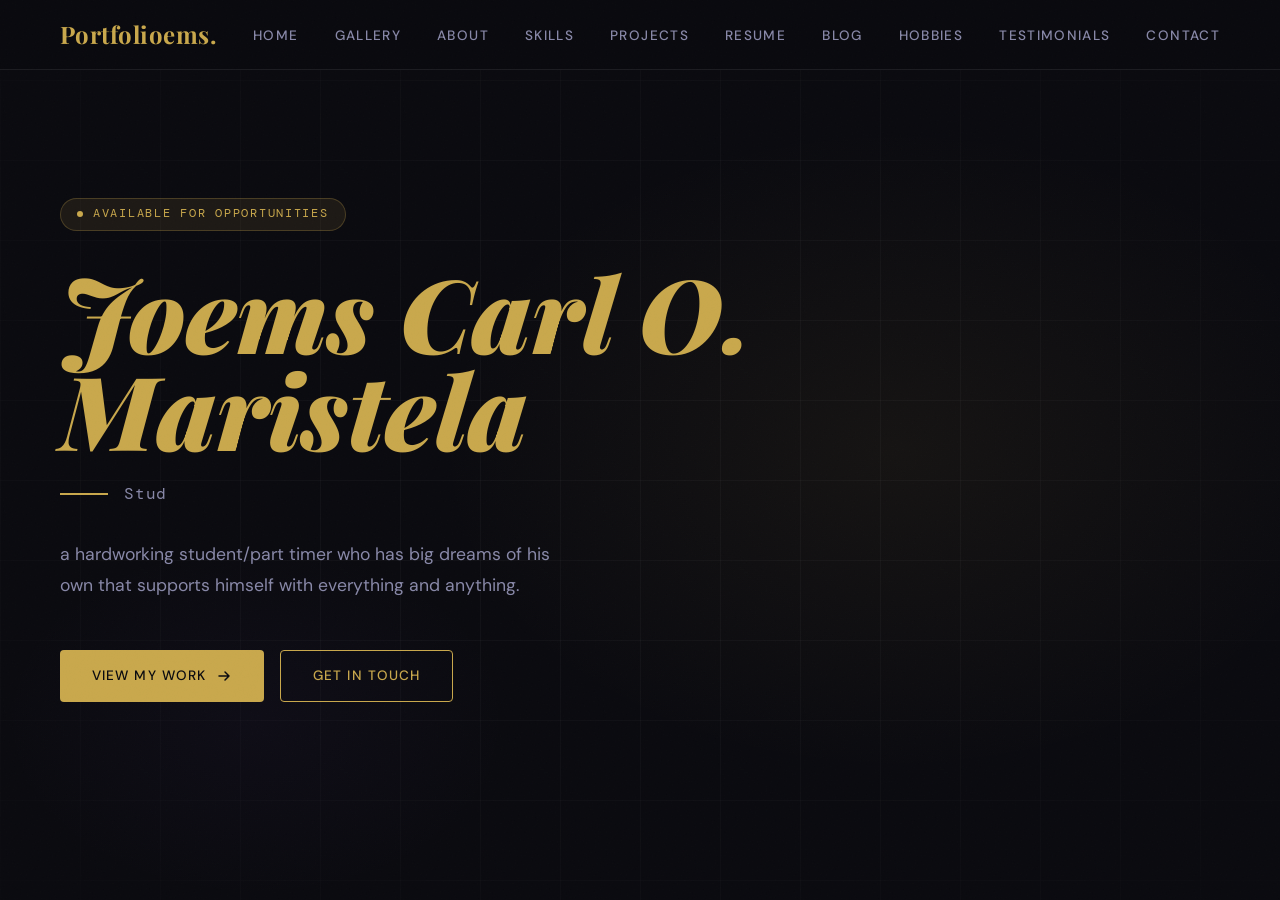
<file: index.html>
<!DOCTYPE html>
<html lang="en">
<head>
  <meta charset="UTF-8">
  <meta name="viewport" content="width=device-width, initial-scale=1.0">
  <title>Joems Carl Maristela — Portfolio</title>
  <link rel="stylesheet" href="style.css">
  <style>
    .hero {
      min-height: 100vh;
      display: flex;
      align-items: center;
      padding: 0 60px;
      position: relative;
      overflow: hidden;
    }

    .hero-bg {
      position: absolute;
      inset: 0;
      background:
        radial-gradient(ellipse 60% 60% at 70% 50%, rgba(201,168,76,0.06) 0%, transparent 60%),
        radial-gradient(ellipse 40% 40% at 20% 80%, rgba(120,80,200,0.04) 0%, transparent 50%);
    }

    .hero-grid-lines {
      position: absolute;
      inset: 0;
      background-image: linear-gradient(var(--border) 1px, transparent 1px),
                        linear-gradient(90deg, var(--border) 1px, transparent 1px);
      background-size: 80px 80px;
      mask-image: radial-gradient(ellipse 80% 80% at 50% 50%, black 30%, transparent 100%);
      opacity: 0.4;
    }

    .hero-content {
      position: relative;
      max-width: 800px;
      z-index: 1;
    }

    .hero-eyebrow {
      display: inline-flex;
      align-items: center;
      gap: 10px;
      padding: 6px 16px;
      background: rgba(201,168,76,0.1);
      border: 1px solid rgba(201,168,76,0.25);
      border-radius: 100px;
      font-family: 'DM Mono', monospace;
      font-size: 0.72rem;
      letter-spacing: 0.15em;
      color: var(--accent);
      text-transform: uppercase;
      margin-bottom: 32px;
      animation: fadeIn 0.8s ease both;
    }

    .hero-eyebrow span {
      width: 6px; height: 6px;
      border-radius: 50%;
      background: var(--accent);
      animation: pulse 2s infinite;
    }

    @keyframes pulse {
      0%,100% { opacity: 1; transform: scale(1); }
      50% { opacity: 0.5; transform: scale(0.8); }
    }

    .hero-name {
      font-family: 'Playfair Display', serif;
      font-size: clamp(3.5rem, 8vw, 7rem);
      font-weight: 900;
      line-height: 0.95;
      color: var(--white);
      margin-bottom: 24px;
      animation: fadeUp 0.9s 0.1s ease both;
    }

    .hero-name em {
      font-style: italic;
      color: var(--accent);
      display: block;
    }

    .hero-role-wrap {
      display: flex;
      align-items: center;
      gap: 16px;
      margin-bottom: 32px;
      animation: fadeUp 0.9s 0.2s ease both;
    }

    .hero-role-line {
      width: 48px;
      height: 2px;
      background: var(--accent);
    }

    #hero-role {
      font-family: 'DM Mono', monospace;
      font-size: 1rem;
      color: var(--text-dim);
      letter-spacing: 0.05em;
    }

    .hero-desc {
      font-size: 1.1rem;
      color: var(--text-dim);
      line-height: 1.8;
      max-width: 520px;
      margin-bottom: 48px;
      animation: fadeUp 0.9s 0.3s ease both;
    }

    .hero-cta {
      display: flex;
      gap: 16px;
      flex-wrap: wrap;
      animation: fadeUp 0.9s 0.4s ease both;
    }

    @media (max-width: 900px) {
      .hero { padding: 0 24px; }
      .stats-row { display: none; }
      .hero-scroll { left: 24px; }
    }
  </style>
</head>
<body>

<nav>
  <a href="index.html" class="nav-logo">Portfolioems.</a>
  <ul class="nav-links">
    <li><a href="index.html">Home</a></li>
    <li><a href="gallery.html">Gallery</a></li>
    <li><a href="about.html">About</a></li>
    <li><a href="skills.html">Skills</a></li>
    <li><a href="projects.html">Projects</a></li>
    <li><a href="resume.html">Resume</a></li>
    <li><a href="blog.html">Blog</a></li>
    <li><a href="hobbies.html">Hobbies</a></li>
    <li><a href="testimonials.html">Testimonials</a></li>
    <li><a href="contact.html">Contact</a></li>
  </ul>
  <button class="hamburger" aria-label="Menu">
    <span></span><span></span><span></span>
  </button>
</nav>

<section class="hero" id="home">
  <div class="hero-bg"></div>
  <div class="hero-grid-lines"></div>

  <div class="hero-content">
    <div class="hero-eyebrow">
      <span></span>
      Available for opportunities
    </div>

    <h1 class="hero-name">
      <em>Joems Carl O. Maristela</em>
    </h1>

    <div class="hero-role-wrap">
      <div class="hero-role-line"></div>
      <span id="hero-role" data-text="Student"></span>
    </div>

    <p class="hero-desc">
      a hardworking student/part timer who has big dreams of his own that supports himself with everything and anything. 
    </p>

    <div class="hero-cta">
      <a href="projects.html" class="btn btn-primary">
        View My Work
        <svg width="16" height="16" viewBox="0 0 16 16" fill="none"><path d="M3 8h10M9 4l4 4-4 4" stroke="currentColor" stroke-width="1.5" stroke-linecap="round" stroke-linejoin="round"/></svg>
      </a>
      <a href="contact.html" class="btn btn-outline">Get In Touch</a>
    </div>
  </div>
</section>

<script src="main.js"></script>
</body>
</html>
</file>
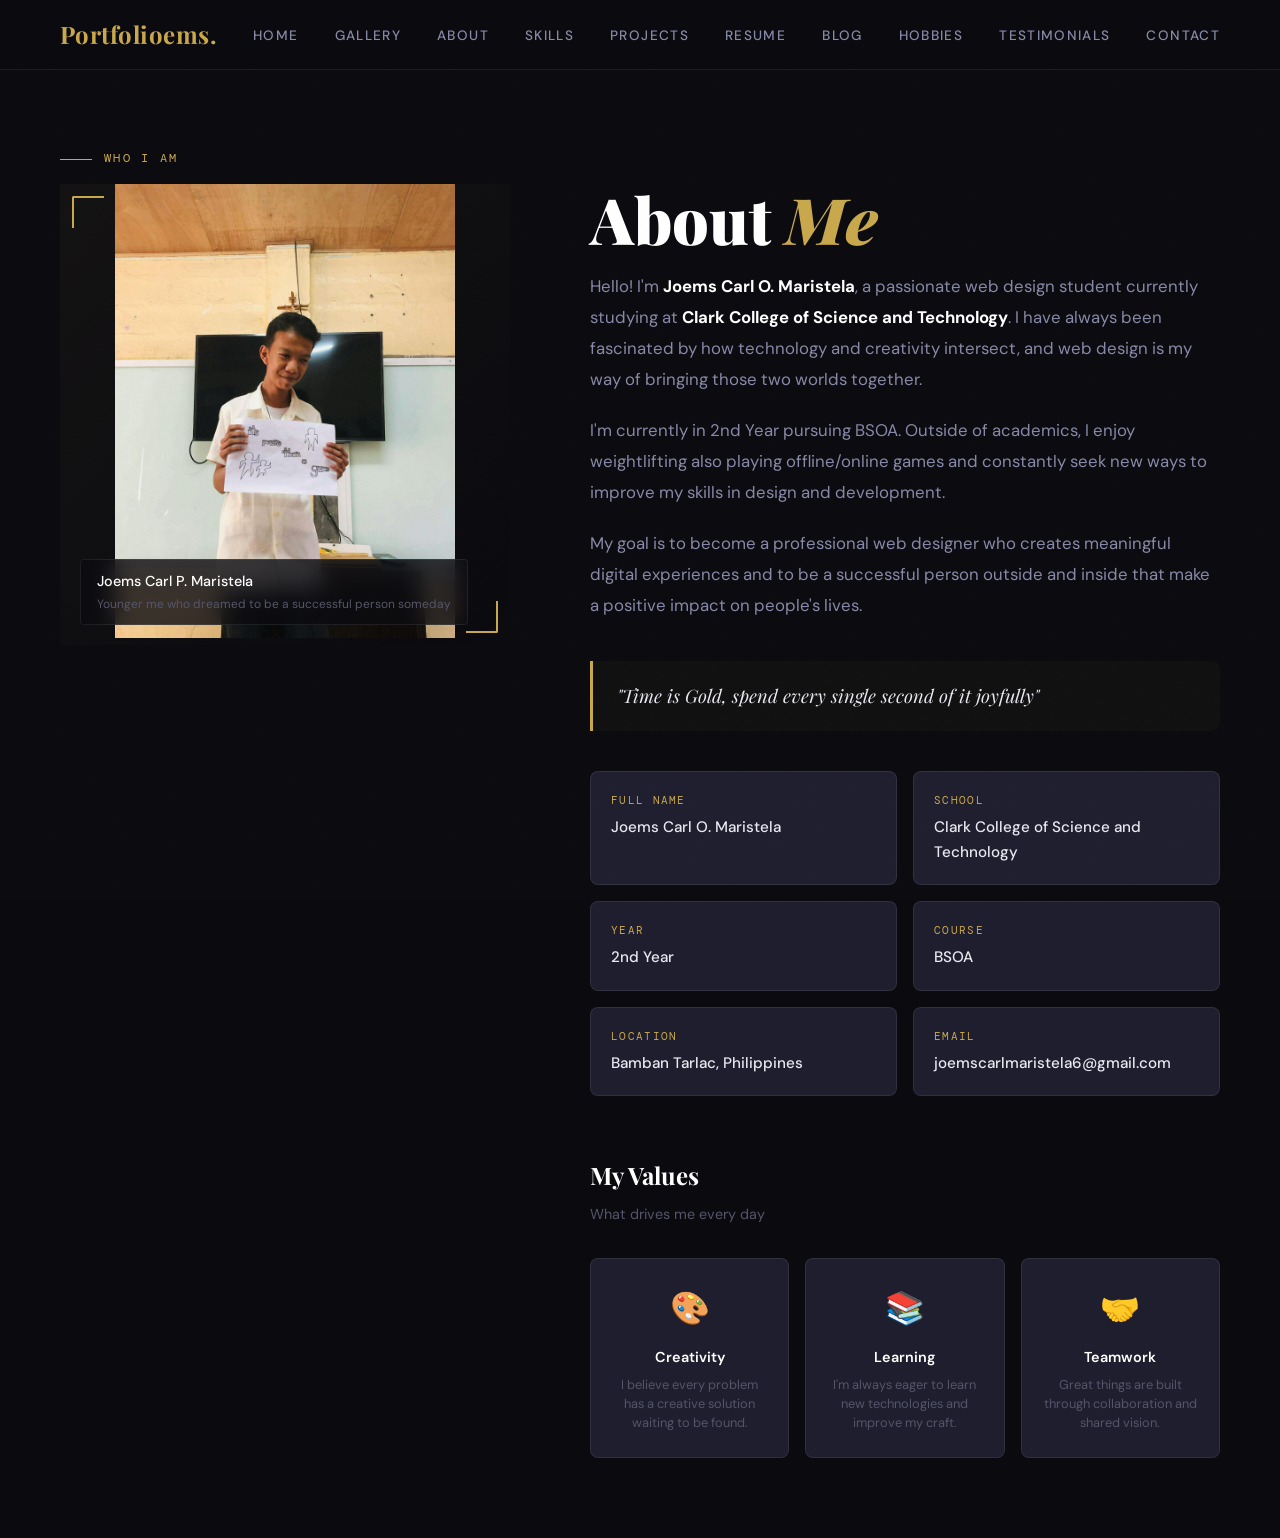
<file: about.html>
<!DOCTYPE html>
<html lang="en">
<head>
  <meta charset="UTF-8">
  <meta name="viewport" content="width=device-width, initial-scale=1.0">
  <title>About — Joems</title>
  <link rel="stylesheet" href="style.css">
  <style>
    .about-layout {
      display: grid;
      grid-template-columns: 1fr 1.4fr;
      gap: 80px;
      align-items: start;
    }

    .about-photo-wrap {
      position: sticky;
      top: calc(var(--nav-h) + 40px);
    }

    .about-photo {
      max-width: 340px;
      aspect-ratio: 3/4;
      margin: auto;
    }

    .about-photo img {
      width: 100%;
      height: 100%;
      object-fit: cover;
    }

    .about-photo::before {
      content: '';
      position: absolute;
      inset: 0;
      background: linear-gradient(135deg, rgba(201,168,76,0.05), transparent);
    }

    .about-photo-corner {
      position: absolute;
      width: 32px; height: 32px;
      border-color: var(--accent);
      border-style: solid;
      border-width: 0;
    }

    .about-photo-corner.tl { top: 12px; left: 12px; border-top-width: 2px; border-left-width: 2px; border-radius: 2px 0 0 0; }
    .about-photo-corner.br { bottom: 12px; right: 12px; border-bottom-width: 2px; border-right-width: 2px; border-radius: 0 0 2px 0; }

    .about-photo-tag {
      position: absolute;
      bottom: 20px;
      left: 20px;
      background: rgba(10,10,15,0.8);
      border: 1px solid var(--border);
      border-radius: 4px;
      padding: 10px 16px;
      backdrop-filter: blur(12px);
    }

    .about-photo-tag .tag-name {
      font-weight: 500;
      font-size: 0.9rem;
      color: var(--white);
    }

    .about-photo-tag .tag-role {
      font-size: 0.75rem;
      color: var(--text-muted);
      margin-top: 2px;
    }

    .about-bio {
      font-size: 1.05rem;
      line-height: 1.85;
      color: var(--text-dim);
      margin-bottom: 40px;
    }

    .about-bio p + p { margin-top: 20px; }

    .about-quote {
      border-left: 3px solid var(--accent);
      padding: 20px 24px;
      margin: 40px 0;
      background: rgba(201,168,76,0.04);
      border-radius: 0 8px 8px 0;
    }

    .about-quote p {
      font-family: 'Playfair Display', serif;
      font-style: italic;
      font-size: 1.15rem;
      color: var(--text);
      line-height: 1.6;
    }

    .info-grid {
      display: grid;
      grid-template-columns: 1fr 1fr;
      gap: 16px;
      margin-top: 40px;
    }

    .info-item {
      padding: 20px;
      background: var(--surface);
      border: 1px solid var(--border);
      border-radius: 8px;
    }

    .info-label {
      font-family: 'DM Mono', monospace;
      font-size: 0.68rem;
      letter-spacing: 0.12em;
      text-transform: uppercase;
      color: var(--accent);
      margin-bottom: 6px;
    }

    .info-value {
      font-size: 0.95rem;
      color: var(--text);
      font-weight: 500;
    }

    .values-section {
      margin-top: 60px;
    }

    .values-grid {
      display: grid;
      grid-template-columns: repeat(3, 1fr);
      gap: 16px;
      margin-top: 32px;
    }

    .value-card {
      padding: 24px 20px;
      background: var(--surface);
      border: 1px solid var(--border);
      border-radius: 8px;
      text-align: center;
      transition: all 0.3s;
    }

    .value-card:hover {
      border-color: rgba(201,168,76,0.3);
      transform: translateY(-4px);
    }

    .value-icon {
      font-size: 2rem;
      margin-bottom: 12px;
      display: block;
    }

    .value-title {
      font-weight: 600;
      font-size: 0.9rem;
      color: var(--white);
      margin-bottom: 6px;
    }

    .value-desc {
      font-size: 0.8rem;
      color: var(--text-muted);
      line-height: 1.5;
    }

    @media (max-width: 768px) {
      .about-layout { grid-template-columns: 1fr; gap: 40px; }
      .about-photo-wrap { position: static; }
      .about-photo { aspect-ratio: 1/1; }
      .values-grid { grid-template-columns: 1fr; }
      .info-grid { grid-template-columns: 1fr; }
    }
  </style>
</head>
<body>

<nav>
  <a href="index.html" class="nav-logo">Portfolioems.</a>
  <ul class="nav-links">
    <li><a href="index.html">Home</a></li>
    <li><a href="gallery.html">Gallery</a></li>
    <li><a href="about.html">About</a></li>
    <li><a href="skills.html">Skills</a></li>
    <li><a href="projects.html">Projects</a></li>
    <li><a href="resume.html">Resume</a></li>
    <li><a href="blog.html">Blog</a></li>
    <li><a href="hobbies.html">Hobbies</a></li>
    <li><a href="testimonials.html">Testimonials</a></li>
    <li><a href="contact.html">Contact</a></li>
  </ul>
  <button class="hamburger"><span></span><span></span><span></span></button>
</nav>

<section id="about">
  <div class="section-label">Who I Am</div>

  <div class="about-layout">
    <div class="about-photo-wrap reveal">
      <div class="about-photo">
        <div class="about-photo-corner tl"></div>
        <div class="about-photo-corner br"></div>

        <img src="Me.jfif" alt="Profile Photo" class="about-img">

        <div class="about-photo-tag">
          <div class="tag-name">Joems Carl P. Maristela</div>
          <div class="tag-role">Younger me who dreamed to be a successful person someday</div>
        </div>
      </div>
    </div>

    <div class="about-info">
      <h1 class="section-title reveal">About <em style="font-style:italic; color:var(--accent);">Me</em></h1>

      <div class="about-bio reveal">
        <p>
          Hello! I'm <strong style="color:var(--white);">Joems Carl O. Maristela</strong>, a passionate web design student currently studying
          at <strong style="color:var(--white);">Clark College of Science and Technology</strong>. I have always been fascinated by how technology and
          creativity intersect, and web design is my way of bringing those two worlds together.
        </p>
        <p>
          I'm currently in 2nd Year pursuing BSOA. Outside of academics,
          I enjoy weightlifting also playing offline/online games and constantly seek new ways to improve my skills
          in design and development.
        </p>
        <p>
          My goal is to become a professional web designer who creates meaningful digital
          experiences and to be a successful person outside and inside that make a positive impact on people's lives.
        </p>
      </div>

      <div class="about-quote reveal">
        <p>"Time is Gold, spend every single second of it joyfully"</p>
      </div>

      <div class="info-grid reveal">
        <div class="info-item">
          <div class="info-label">Full Name</div>
          <div class="info-value">Joems Carl O. Maristela</div>
        </div>
        <div class="info-item">
          <div class="info-label">School</div>
          <div class="info-value">Clark College of Science and Technology</div>
        </div>
        <div class="info-item">
          <div class="info-label">Year</div>
          <div class="info-value">2nd Year</div>
        </div>
        <div class="info-item">
          <div class="info-label">Course</div>
          <div class="info-value">BSOA</div>
        </div>
        <div class="info-item">
          <div class="info-label">Location</div>
          <div class="info-value">Bamban Tarlac, Philippines</div>
        </div>
        <div class="info-item">
          <div class="info-label">Email</div>
          <div class="info-value">joemscarlmaristela6@gmail.com</div>
        </div>
      </div>

      <div class="values-section reveal">
        <h3 style="font-family:'Playfair Display',serif; font-size:1.5rem; margin-bottom:8px; color:var(--white);">My Values</h3>
        <p style="color:var(--text-muted); font-size:0.9rem; margin-bottom:24px;">What drives me every day</p>

        <div class="values-grid">
          <div class="value-card">
            <span class="value-icon">🎨</span>
            <div class="value-title">Creativity</div>
            <div class="value-desc">I believe every problem has a creative solution waiting to be found.</div>
          </div>
          <div class="value-card">
            <span class="value-icon">📚</span>
            <div class="value-title">Learning</div>
            <div class="value-desc">I'm always eager to learn new technologies and improve my craft.</div>
          </div>
          <div class="value-card">
            <span class="value-icon">🤝</span>
            <div class="value-title">Teamwork</div>
            <div class="value-desc">Great things are built through collaboration and shared vision.</div>
          </div>
        </div>
      </div>
    </div>
  </div>
</section>

<script src="main.js"></script>
</body>
</html>
</file>
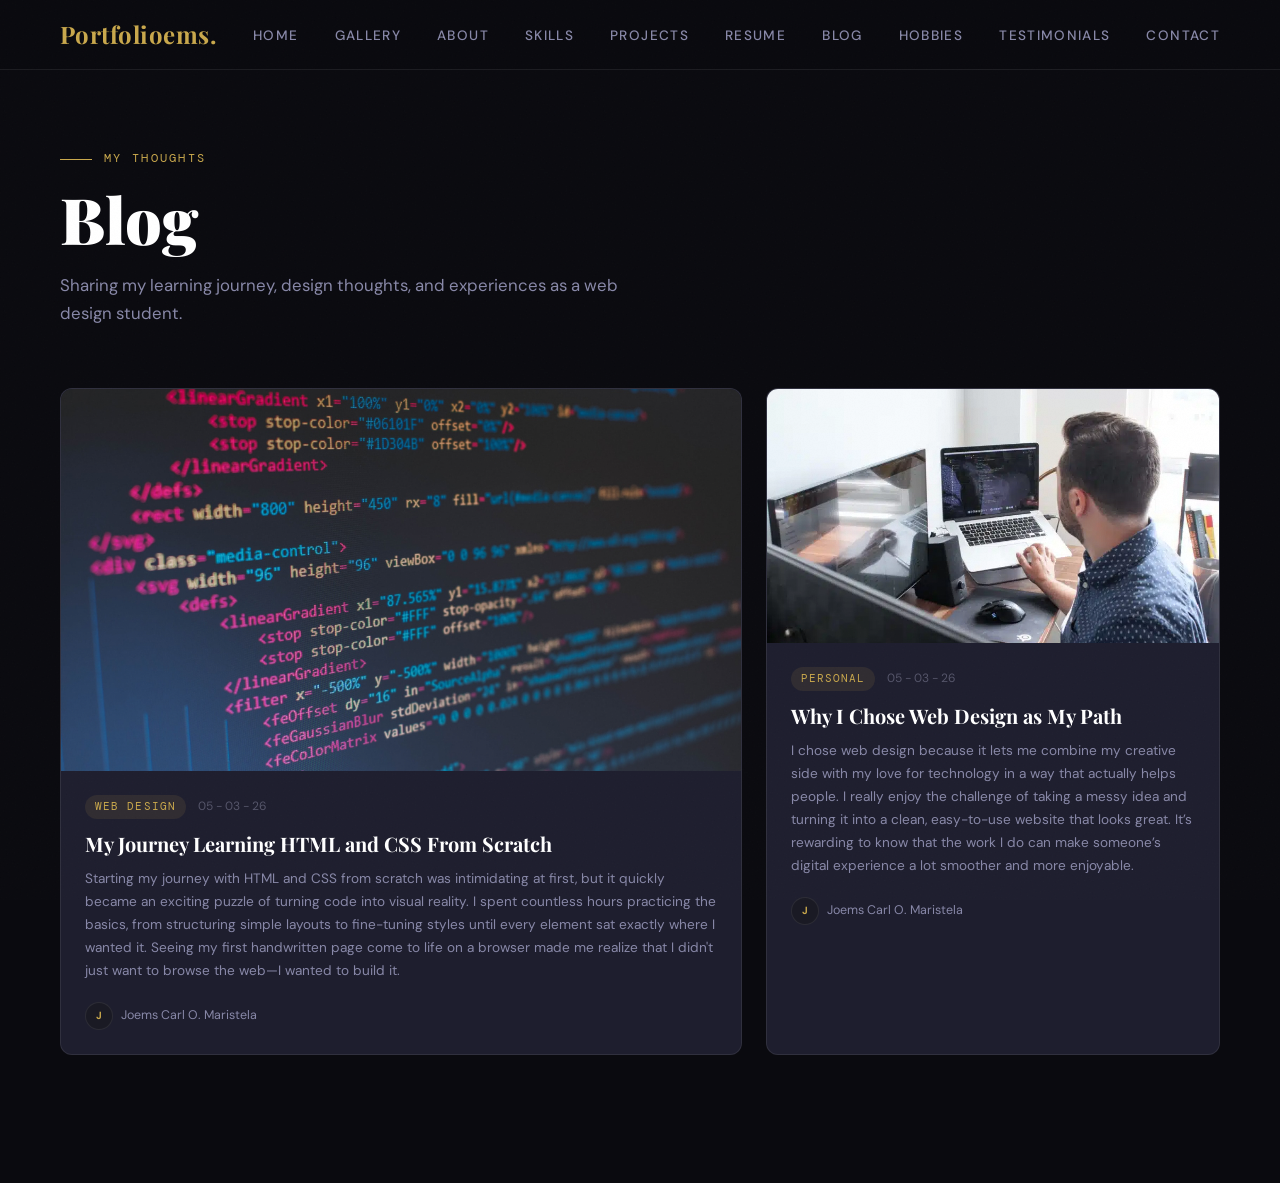
<file: blog.html>
<!DOCTYPE html>
<html lang="en">
<head>
  <meta charset="UTF-8">
  <meta name="viewport" content="width=device-width, initial-scale=1.0">
  <title>Blog — Joems</title>
  <link rel="stylesheet" href="style.css">
  <style>
    .blog-featured {
      display: grid;
      grid-template-columns: 1.5fr 1fr;
      gap: 24px;
      margin-bottom: 48px;
    }

    .blog-card {
      background: var(--surface);
      border: 1px solid var(--border);
      border-radius: 12px;
      overflow: hidden;
      transition: all 0.3s;
      cursor: pointer;
    }

    .blog-card:hover {
      border-color: rgba(201,168,76,0.3);
      transform: translateY(-4px);
      box-shadow: 0 20px 50px rgba(0,0,0,0.4);
    }

    .blog-thumb {
      aspect-ratio: 16/9;
      display: flex;
      align-items: center;
      justify-content: center;
      flex-direction: column;
      gap: 8px;
      color: var(--text-muted);
      font-size: 0.78rem;
    }

    .blog-thumb img {
      width: 100%;
      height: 100%;
      object-fit: cover;
      display: block;
    }

    .blog-card:nth-child(1) .blog-thumb { background: linear-gradient(135deg, #0d1117, #161b22); }
    .blog-card:nth-child(2) .blog-thumb { background: linear-gradient(135deg, #1a0a2e, #2d1b50); }

    .blog-body { padding: 24px; }

    .blog-meta {
      display: flex;
      align-items: center;
      gap: 12px;
      margin-bottom: 12px;
      flex-wrap: wrap;
    }

    .blog-cat {
      font-family: 'DM Mono', monospace;
      font-size: 0.68rem;
      text-transform: uppercase;
      letter-spacing: 0.1em;
      color: var(--accent);
      background: rgba(201,168,76,0.1);
      padding: 3px 10px;
      border-radius: 100px;
    }

    .blog-date {
      font-size: 0.75rem;
      color: var(--text-muted);
    }

    .blog-title {
      font-family: 'Playfair Display', serif;
      font-size: 1.25rem;
      font-weight: 700;
      color: var(--white);
      line-height: 1.3;
      margin-bottom: 10px;
      transition: color 0.2s;
    }

    .blog-card:hover .blog-title { color: var(--accent); }

    .blog-excerpt {
      font-size: 0.85rem;
      color: var(--text-dim);
      line-height: 1.7;
      margin-bottom: 20px;
    }

    .blog-footer {
      display: flex;
      align-items: center;
      justify-content: space-between;
    }

    .blog-author {
      display: flex;
      align-items: center;
      gap: 8px;
    }

    .author-avatar {
      width: 28px; height: 28px;
      border-radius: 50%;
      background: var(--bg3);
      border: 1px solid var(--border);
      display: flex;
      align-items: center;
      justify-content: center;
      font-size: 0.65rem;
      color: var(--accent);
      font-weight: 700;
    }

    .author-name { font-size: 0.78rem; color: var(--text-dim); }


    .blog-grid {
      display: grid;
      grid-template-columns: repeat(3, 1fr);
      gap: 20px;
    }

    .blog-card.mini .blog-body { padding: 20px; }
    .blog-card.mini .blog-title { font-size: 1rem; }

    @media (max-width: 900px) {
      .blog-featured { grid-template-columns: 1fr; }
      .blog-grid { grid-template-columns: 1fr; }
    }
  </style>
</head>
<body>

<nav>
  <a href="index.html" class="nav-logo">Portfolioems.</a>
  <ul class="nav-links">
    <li><a href="index.html">Home</a></li>
    <li><a href="gallery.html">Gallery</a></li>
    <li><a href="about.html">About</a></li>
    <li><a href="skills.html">Skills</a></li>
    <li><a href="projects.html">Projects</a></li>
    <li><a href="resume.html">Resume</a></li>
    <li><a href="blog.html">Blog</a></li>
    <li><a href="hobbies.html">Hobbies</a></li>
    <li><a href="testimonials.html">Testimonials</a></li>
    <li><a href="contact.html">Contact</a></li>
  </ul>
  <button class="hamburger"><span></span><span></span><span></span></button>
</nav>

<section id="blog">
  <div class="section-label">My Thoughts</div>
  <h1 class="section-title">Blog</h1>
  <p class="section-subtitle">Sharing my learning journey, design thoughts, and experiences as a web design student.</p>

  <div class="blog-featured">
    <div class="blog-card reveal">
      <div class="blog-thumb">
        <img src="Blog1.jpg" alt="Blog Cover" class="blog-img">
      </div>
      <div class="blog-body">
        <div class="blog-meta">
          <span class="blog-cat">Web Design</span>
          <span class="blog-date">05 - 03 - 26</span>
        </div>
        <h2 class="blog-title">My Journey Learning HTML and CSS From Scratch</h2>
        <p class="blog-excerpt">Starting my journey with HTML and CSS from scratch was intimidating at first, but it quickly became an exciting puzzle of turning code into visual reality. I spent countless hours practicing the basics, from structuring simple layouts to fine-tuning styles until every element sat exactly where I wanted it. Seeing my first handwritten page come to life on a browser made me realize that I didn't just want to browse the web—I wanted to build it.</p>
        <div class="blog-footer">
          <div class="blog-author">
            <div class="author-avatar">J</div>
            <span class="author-name">Joems Carl O. Maristela</span>
          </div>
        </div>
      </div>
    </div>

    <div class="blog-card reveal">
      <div class="blog-thumb">
        <img src="Blog2.webp" alt="Blog Cover" class="blog-img">
      </div>
      <div class="blog-body">
        <div class="blog-meta">
          <span class="blog-cat">Personal</span>
          <span class="blog-date">05 - 03 - 26</span>
        </div>
        <h2 class="blog-title">Why I Chose Web Design as My Path</h2>
        <p class="blog-excerpt">I chose web design because it lets me combine my creative side with my love for technology in a way that actually helps people. I really enjoy the challenge of taking a messy idea and turning it into a clean, easy-to-use website that looks great. It’s rewarding to know that the work I do can make someone’s digital experience a lot smoother and more enjoyable.</p>
        <div class="blog-footer">
          <div class="blog-author">
            <div class="author-avatar">J</div>
            <span class="author-name">Joems Carl O. Maristela</span>
          </div>
        </div>
      </div>
    </div>
  </div>

</section>

<script src="main.js"></script>
</body>
</html>
</file>
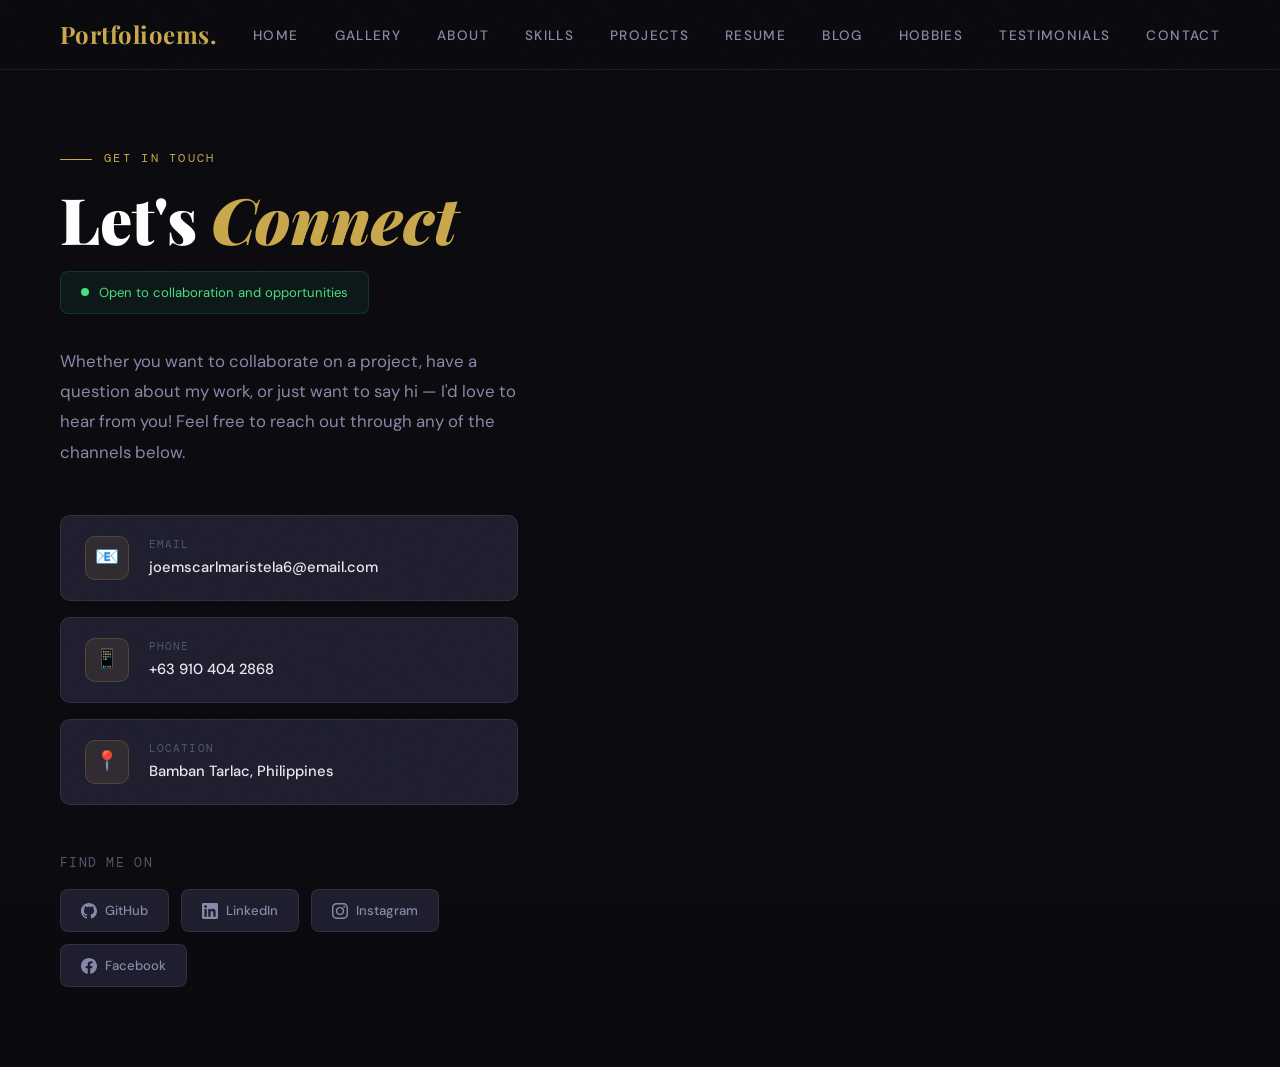
<file: contact.html>
<!DOCTYPE html>
<html lang="en">
<head>
  <meta charset="UTF-8">
  <meta name="viewport" content="width=device-width, initial-scale=1.0">
  <title>Contact — Joems</title>
  <link rel="stylesheet" href="style.css">
  <style>
    .contact-layout {
      display: grid;
      grid-template-columns: 1fr 1.4fr;
      gap: 60px;
      align-items: start;
    }

    .contact-intro {
      font-size: 1.05rem;
      color: var(--text-dim);
      line-height: 1.8;
      margin-bottom: 48px;
    }

    .contact-methods {
      display: grid;
      gap: 16px;
      margin-bottom: 48px;
    }

    .contact-method {
      display: flex;
      align-items: center;
      gap: 20px;
      padding: 20px 24px;
      background: var(--surface);
      border: 1px solid var(--border);
      border-radius: 10px;
      transition: all 0.3s;
      text-decoration: none;
    }

    .contact-method:hover {
      border-color: rgba(201,168,76,0.3);
      transform: translateX(4px);
    }

    .cm-icon {
      width: 44px; height: 44px;
      border-radius: 10px;
      background: rgba(201,168,76,0.1);
      border: 1px solid rgba(201,168,76,0.2);
      display: flex;
      align-items: center;
      justify-content: center;
      font-size: 1.2rem;
      flex-shrink: 0;
    }

    .cm-label {
      font-family: 'DM Mono', monospace;
      font-size: 0.68rem;
      text-transform: uppercase;
      letter-spacing: 0.1em;
      color: var(--text-muted);
      margin-bottom: 2px;
    }

    .cm-value {
      font-size: 0.92rem;
      color: var(--text);
      font-weight: 500;
    }

    .social-row {
      display: flex;
      gap: 12px;
      flex-wrap: wrap;
    }

    .social-btn {
      display: inline-flex;
      align-items: center;
      gap: 8px;
      padding: 10px 20px;
      background: var(--surface);
      border: 1px solid var(--border);
      border-radius: 8px;
      text-decoration: none;
      color: var(--text-dim);
      font-size: 0.82rem;
      font-weight: 500;
      transition: all 0.2s;
    }

    .social-btn:hover {
      border-color: rgba(201,168,76,0.3);
      color: var(--accent);
    }

    label {
      display: block;
      font-size: 0.78rem;
      font-weight: 500;
      color: var(--text-dim);
      margin-bottom: 8px;
      letter-spacing: 0.04em;
      text-transform: uppercase;
      font-family: 'DM Mono', monospace;
      font-size: 0.7rem;
    }

    .availability {
      display: inline-flex;
      align-items: center;
      gap: 10px;
      padding: 10px 20px;
      background: rgba(45,158,107,0.1);
      border: 1px solid rgba(45,158,107,0.2);
      border-radius: 8px;
      font-size: 0.82rem;
      color: #4ade80;
      margin-bottom: 32px;
    }

    .availability-dot {
      width: 8px; height: 8px;
      border-radius: 50%;
      background: #4ade80;
      animation: pulse 2s infinite;
    }

    @keyframes pulse {
      0%,100% { opacity: 1; }
      50% { opacity: 0.4; }
    }

    @media (max-width: 900px) {
      .contact-layout { grid-template-columns: 1fr; }
      .form-row { grid-template-columns: 1fr; }
    }
  </style>
</head>
<body>

<nav>
  <a href="index.html" class="nav-logo">Portfolioems.</a>
  <ul class="nav-links">
    <li><a href="index.html">Home</a></li>
    <li><a href="gallery.html">Gallery</a></li>
    <li><a href="about.html">About</a></li>
    <li><a href="skills.html">Skills</a></li>
    <li><a href="projects.html">Projects</a></li>
    <li><a href="resume.html">Resume</a></li>
    <li><a href="blog.html">Blog</a></li>
    <li><a href="hobbies.html">Hobbies</a></li>
    <li><a href="testimonials.html">Testimonials</a></li>
    <li><a href="contact.html">Contact</a></li>
  </ul>
  <button class="hamburger"><span></span><span></span><span></span></button>
</nav>

<section id="contact">
  <div class="section-label">Get In Touch</div>

  <div class="contact-layout">

    <div class="contact-info reveal">
      <h1 class="section-title">Let's <em style="font-style:italic;color:var(--accent);">Connect</em></h1>

      <div class="availability">
        <div class="availability-dot"></div>
        Open to collaboration and opportunities
      </div>

      <p class="contact-intro">
        Whether you want to collaborate on a project, have a question about my work,
        or just want to say hi — I'd love to hear from you! Feel free to reach out through
        any of the channels below.
      </p>

      <div class="contact-methods">
        <a href="mailto:yourname@email.com" class="contact-method">
          <div class="cm-icon">📧</div>
          <div class="cm-info">
            <div class="cm-label">Email</div>
            <div class="cm-value">joemscarlmaristela6@email.com</div>
          </div>
        </a>
        <a href="#" class="contact-method">
          <div class="cm-icon">📱</div>
          <div class="cm-info">
            <div class="cm-label">Phone</div>
            <div class="cm-value">+63 910 404 2868</div>
          </div>
        </a>
        <div class="contact-method">
          <div class="cm-icon">📍</div>
          <div class="cm-info">
            <div class="cm-label">Location</div>
            <div class="cm-value">Bamban Tarlac, Philippines</div>
          </div>
        </div>
      </div>

      <p style="font-size:0.8rem; color:var(--text-muted); margin-bottom:16px; text-transform:uppercase; letter-spacing:0.1em; font-family:'DM Mono',monospace;">Find me on</p>

      <div class="social-row">
        <a href="#" class="social-btn">
          <svg width="16" height="16" viewBox="0 0 24 24" fill="currentColor"><path d="M12 0c-6.626 0-12 5.373-12 12 0 5.302 3.438 9.8 8.207 11.387.599.111.793-.261.793-.577v-2.234c-3.338.726-4.033-1.416-4.033-1.416-.546-1.387-1.333-1.756-1.333-1.756-1.089-.745.083-.729.083-.729 1.205.084 1.839 1.237 1.839 1.237 1.07 1.834 2.807 1.304 3.492.997.107-.775.418-1.305.762-1.604-2.665-.305-5.467-1.334-5.467-5.931 0-1.311.469-2.381 1.236-3.221-.124-.303-.535-1.524.117-3.176 0 0 1.008-.322 3.301 1.23.957-.266 1.983-.399 3.003-.404 1.02.005 2.047.138 3.006.404 2.291-1.552 3.297-1.23 3.297-1.23.653 1.653.242 2.874.118 3.176.77.84 1.235 1.911 1.235 3.221 0 4.609-2.807 5.624-5.479 5.921.43.372.823 1.102.823 2.222v3.293c0 .319.192.694.801.576 4.765-1.589 8.199-6.086 8.199-11.386 0-6.627-5.373-12-12-12z"/></svg>
          GitHub
        </a>
        <a href="#" class="social-btn">
          <svg width="16" height="16" viewBox="0 0 24 24" fill="currentColor"><path d="M20.447 20.452h-3.554v-5.569c0-1.328-.027-3.037-1.852-3.037-1.853 0-2.136 1.445-2.136 2.939v5.667H9.351V9h3.414v1.561h.046c.477-.9 1.637-1.85 3.37-1.85 3.601 0 4.267 2.37 4.267 5.455v6.286zM5.337 7.433a2.062 2.062 0 0 1-2.063-2.065 2.064 2.064 0 1 1 2.063 2.065zm1.782 13.019H3.555V9h3.564v11.452zM22.225 0H1.771C.792 0 0 .774 0 1.729v20.542C0 23.227.792 24 1.771 24h20.451C23.2 24 24 23.227 24 22.271V1.729C24 .774 23.2 0 22.222 0h.003z"/></svg>
          LinkedIn
        </a>
        <a href="#" class="social-btn">
          <svg width="16" height="16" viewBox="0 0 24 24" fill="currentColor"><path d="M12 2.163c3.204 0 3.584.012 4.85.07 3.252.148 4.771 1.691 4.919 4.919.058 1.265.069 1.645.069 4.849 0 3.205-.012 3.584-.069 4.849-.149 3.225-1.664 4.771-4.919 4.919-1.266.058-1.644.07-4.85.07-3.204 0-3.584-.012-4.849-.07-3.26-.149-4.771-1.699-4.919-4.92-.058-1.265-.07-1.644-.07-4.849 0-3.204.013-3.583.07-4.849.149-3.227 1.664-4.771 4.919-4.919 1.266-.057 1.645-.069 4.849-.069zm0-2.163c-3.259 0-3.667.014-4.947.072-4.358.2-6.78 2.618-6.98 6.98-.059 1.281-.073 1.689-.073 4.948 0 3.259.014 3.668.072 4.948.2 4.358 2.618 6.78 6.98 6.98 1.281.058 1.689.072 4.948.072 3.259 0 3.668-.014 4.948-.072 4.354-.2 6.782-2.618 6.979-6.98.059-1.28.073-1.689.073-4.948 0-3.259-.014-3.667-.072-4.947-.196-4.354-2.617-6.78-6.979-6.98-1.281-.059-1.69-.073-4.949-.073zm0 5.838a6.162 6.162 0 1 0 0 12.324 6.162 6.162 0 0 0 0-12.324zM12 16a4 4 0 1 1 0-8 4 4 0 0 1 0 8zm6.406-11.845a1.44 1.44 0 1 0 0 2.881 1.44 1.44 0 0 0 0-2.881z"/></svg>
          Instagram
        </a>
        <a href="#" class="social-btn">
          <svg width="16" height="16" viewBox="0 0 24 24" fill="currentColor"><path d="M24 12.073c0-6.627-5.373-12-12-12s-12 5.373-12 12c0 5.99 4.388 10.954 10.125 11.854v-8.385H7.078v-3.47h3.047V9.43c0-3.007 1.792-4.669 4.533-4.669 1.312 0 2.686.235 2.686.235v2.953H15.83c-1.491 0-1.956.925-1.956 1.874v2.25h3.328l-.532 3.47h-2.796v8.385C19.612 23.027 24 18.062 24 12.073z"/></svg>
          Facebook
        </a>
      </div>
    </div>

</section>

<script src="main.js"></script>
</body>
</html>
</file>
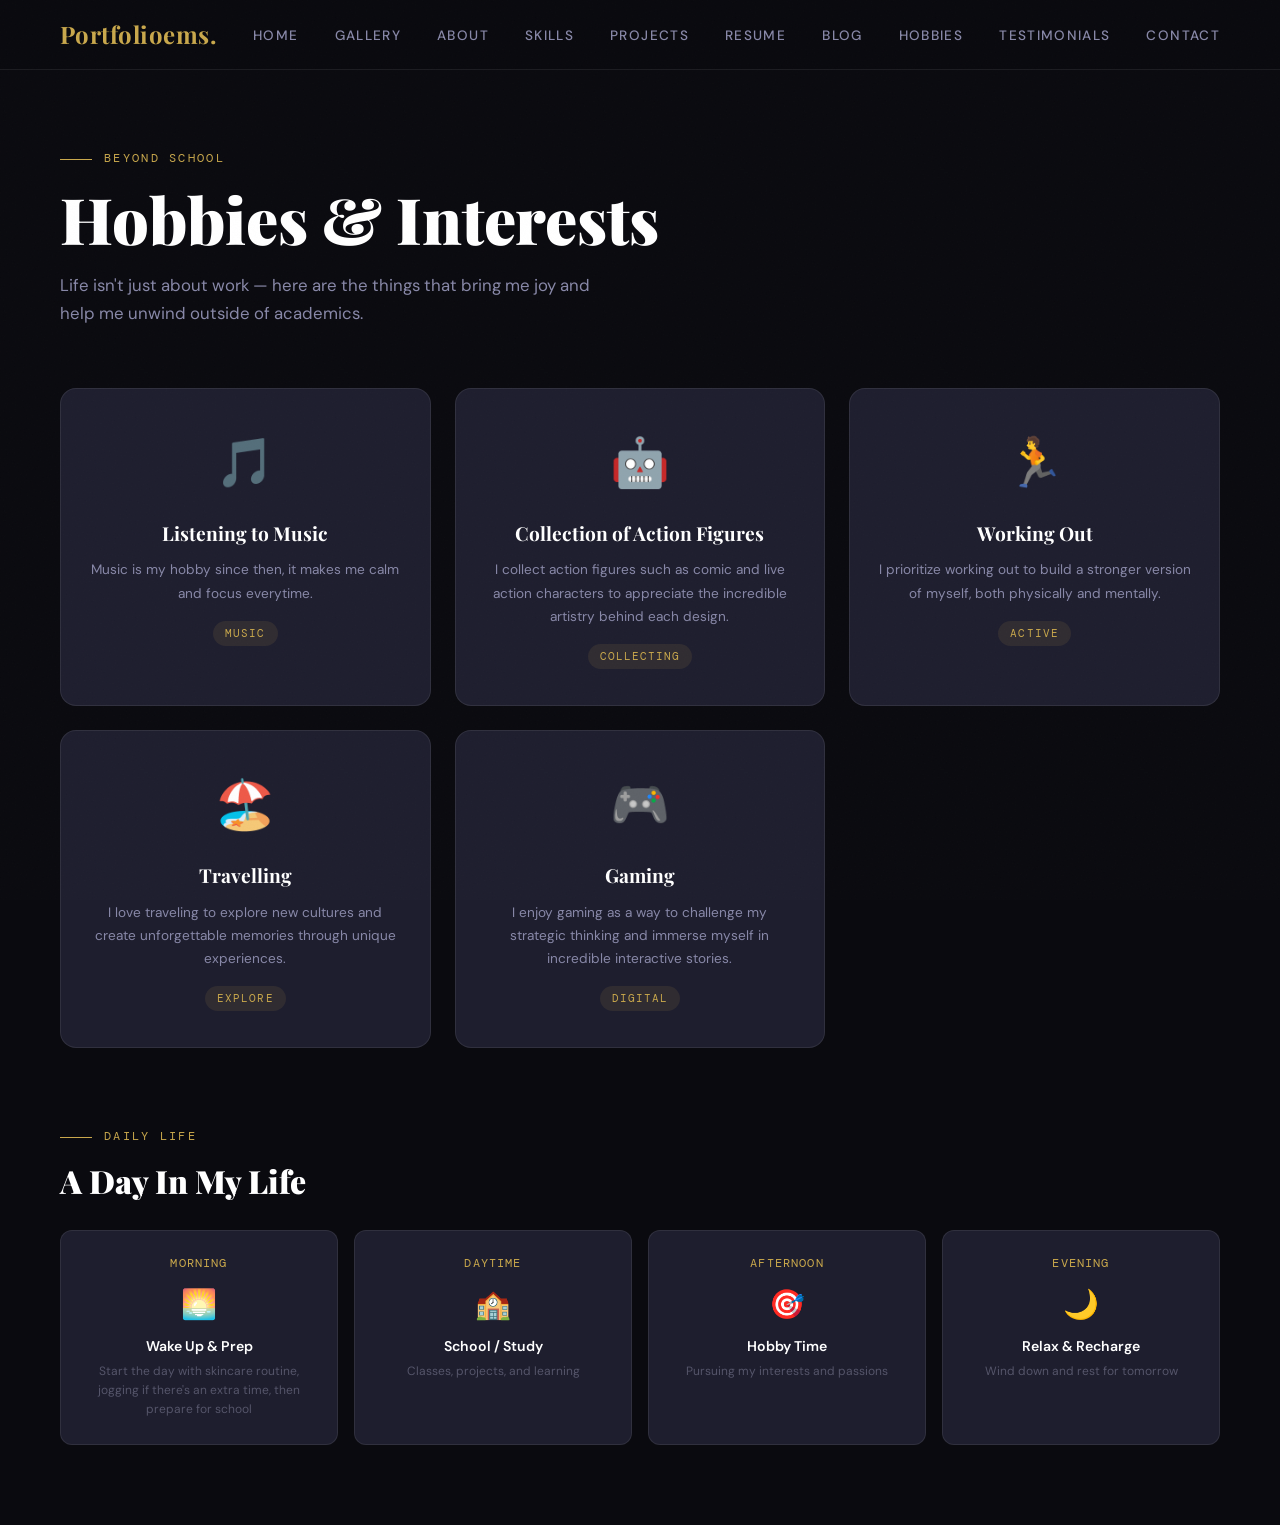
<file: hobbies.html>
<!DOCTYPE html>
<html lang="en">
<head>
  <meta charset="UTF-8">
  <meta name="viewport" content="width=device-width, initial-scale=1.0">
  <title>Hobbies — Joems</title>
  <link rel="stylesheet" href="style.css">
  <style>
    .hobbies-hero-grid {
      display: grid;
      grid-template-columns: repeat(3, 1fr);
      gap: 24px;
      margin-bottom: 80px;
    }

    .hobby-card {
      background: var(--surface);
      border: 1px solid var(--border);
      border-radius: 16px;
      padding: 36px 28px;
      text-align: center;
      transition: all 0.3s;
      position: relative;
      overflow: hidden;
    }

    .hobby-card::before {
      content: '';
      position: absolute;
      inset: 0;
      background: linear-gradient(135deg, transparent, rgba(201,168,76,0.03));
      opacity: 0;
      transition: opacity 0.3s;
    }

    .hobby-card:hover {
      border-color: rgba(201,168,76,0.3);
      transform: translateY(-6px);
      box-shadow: 0 24px 60px rgba(0,0,0,0.4);
    }

    .hobby-card:hover::before { opacity: 1; }

    .hobby-icon {
      font-size: 3rem;
      display: block;
      margin-bottom: 16px;
      position: relative;
      z-index: 1;
    }

    .hobby-name {
      font-family: 'Playfair Display', serif;
      font-size: 1.2rem;
      font-weight: 700;
      color: var(--white);
      margin-bottom: 10px;
      position: relative;
      z-index: 1;
    }

    .hobby-desc {
      font-size: 0.85rem;
      color: var(--text-dim);
      line-height: 1.7;
      position: relative;
      z-index: 1;
    }

    .hobby-tag {
      display: inline-block;
      margin-top: 16px;
      font-family: 'DM Mono', monospace;
      font-size: 0.68rem;
      text-transform: uppercase;
      letter-spacing: 0.1em;
      color: var(--accent);
      background: rgba(201,168,76,0.1);
      padding: 4px 12px;
      border-radius: 100px;
      position: relative;
      z-index: 1;
    }

    .featured-hobby {
      display: grid;
      grid-template-columns: 1fr 1fr;
      gap: 48px;
      align-items: center;
      padding: 60px;
      background: var(--surface);
      border: 1px solid var(--border);
      border-radius: 16px;
      margin-bottom: 48px;
      position: relative;
      overflow: hidden;
    }

    .featured-hobby::before {
      content: '';
      position: absolute;
      right: -100px; top: -100px;
      width: 300px; height: 300px;
      border-radius: 50%;
      background: radial-gradient(circle, rgba(201,168,76,0.05), transparent 70%);
    }

    .routine-section {
      margin-top: 60px;
    }

    .routine-grid {
      display: grid;
      grid-template-columns: repeat(4, 1fr);
      gap: 16px;
      margin-top: 32px;
    }

    .routine-item {
      padding: 24px 20px;
      background: var(--surface);
      border: 1px solid var(--border);
      border-radius: 12px;
      text-align: center;
      transition: all 0.3s;
    }

    .routine-item:hover {
      border-color: rgba(201,168,76,0.2);
      transform: translateY(-4px);
    }

    .routine-time {
      font-family: 'DM Mono', monospace;
      font-size: 0.72rem;
      color: var(--accent);
      text-transform: uppercase;
      letter-spacing: 0.1em;
      margin-bottom: 8px;
    }

    .routine-icon { font-size: 1.8rem; display: block; margin-bottom: 8px; }
    .routine-name { font-size: 0.88rem; font-weight: 600; color: var(--white); margin-bottom: 4px; }
    .routine-detail { font-size: 0.75rem; color: var(--text-muted); }

    @media (max-width: 768px) {
      .hobbies-hero-grid { grid-template-columns: 1fr; }
      .featured-hobby { grid-template-columns: 1fr; padding: 32px; gap: 32px; }
      .routine-grid { grid-template-columns: repeat(2, 1fr); }
    }
  </style>
</head>
<body>

<nav>
  <a href="index.html" class="nav-logo">Portfolioems.</a>
  <ul class="nav-links">
    <li><a href="index.html">Home</a></li>
    <li><a href="gallery.html">Gallery</a></li>
    <li><a href="about.html">About</a></li>
    <li><a href="skills.html">Skills</a></li>
    <li><a href="projects.html">Projects</a></li>
    <li><a href="resume.html">Resume</a></li>
    <li><a href="blog.html">Blog</a></li>
    <li><a href="hobbies.html">Hobbies</a></li>
    <li><a href="testimonials.html">Testimonials</a></li>
    <li><a href="contact.html">Contact</a></li>
  </ul>
  <button class="hamburger"><span></span><span></span><span></span></button>
</nav>

<section id="hobbies">
  <div class="section-label">Beyond School</div>
  <h1 class="section-title">Hobbies & Interests</h1>
  <p class="section-subtitle">Life isn't just about work — here are the things that bring me joy and help me unwind outside of academics.</p>

  <div class="hobbies-hero-grid">

    <div class="hobby-card reveal">
      <span class="hobby-icon">🎵</span>
      <div class="hobby-name">Listening to Music</div>
      <p class="hobby-desc">Music is my hobby since then, it makes me calm and focus everytime.</p>
      <span class="hobby-tag">Music</span>
    </div>

    <div class="hobby-card reveal">
      <span class="hobby-icon">🤖</span>
      <div class="hobby-name">Collection of Action Figures</div>
      <p class="hobby-desc">I collect action figures such as comic and live action characters to appreciate the incredible artistry behind each design.</p>
      <span class="hobby-tag">Collecting</span>
    </div>

    <div class="hobby-card reveal">
      <span class="hobby-icon">🏃</span>
      <div class="hobby-name">Working Out</div>
      <p class="hobby-desc">I prioritize working out to build a stronger version of myself, both physically and mentally.</p>
      <span class="hobby-tag">Active</span>
    </div>

    <div class="hobby-card reveal">
      <span class="hobby-icon">🏖️</span>
      <div class="hobby-name">Travelling</div>
      <p class="hobby-desc">I love traveling to explore new cultures and create unforgettable memories through unique experiences.</p>
      <span class="hobby-tag">Explore</span>
    </div>

    <div class="hobby-card reveal">
      <span class="hobby-icon">🎮</span>
      <div class="hobby-name">Gaming</div>
      <p class="hobby-desc">I enjoy gaming as a way to challenge my strategic thinking and immerse myself in incredible interactive stories.</p>
      <span class="hobby-tag">Digital</span>
    </div>
  </div>

  <div class="routine-section">
    <div class="section-label">Daily Life</div>
    <h2 class="section-title" style="font-size:2rem;">A Day In My Life</h2>
    <div class="routine-grid">
      <div class="routine-item reveal">
        <div class="routine-time">Morning</div>
        <span class="routine-icon">🌅</span>
        <div class="routine-name">Wake Up & Prep</div>
        <div class="routine-detail">Start the day with skincare routine, jogging if there's an extra time, then prepare for school</div>
      </div>
      <div class="routine-item reveal">
        <div class="routine-time">Daytime</div>
        <span class="routine-icon">🏫</span>
        <div class="routine-name">School / Study</div>
        <div class="routine-detail">Classes, projects, and learning</div>
      </div>
      <div class="routine-item reveal">
        <div class="routine-time">Afternoon</div>
        <span class="routine-icon">🎯</span>
        <div class="routine-name">Hobby Time</div>
        <div class="routine-detail">Pursuing my interests and passions</div>
      </div>
      <div class="routine-item reveal">
        <div class="routine-time">Evening</div>
        <span class="routine-icon">🌙</span>
        <div class="routine-name">Relax & Recharge</div>
        <div class="routine-detail">Wind down and rest for tomorrow</div>
      </div>
    </div>
  </div>
</section>

<script src="main.js"></script>
</body>
</html>
</file>
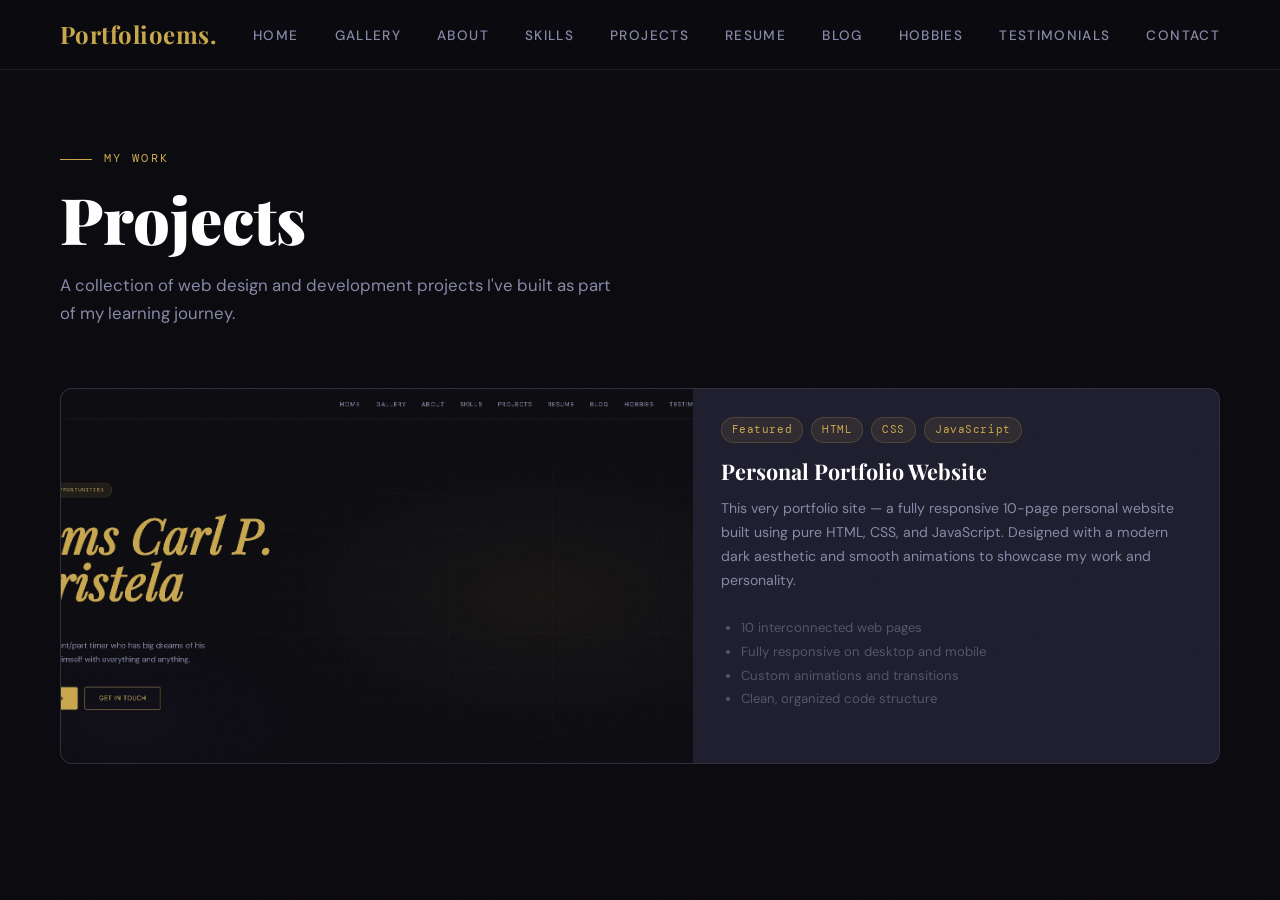
<file: projects.html>
<!DOCTYPE html>
<html lang="en">
<head>
  <meta charset="UTF-8">
  <meta name="viewport" content="width=device-width, initial-scale=1.0">
  <title>Projects — Joems</title>
  <link rel="stylesheet" href="style.css">
  <style>
    .projects-grid {
      display: grid;
      grid-template-columns: repeat(2, 1fr);
      gap: 24px;
    }

    .project-card {
      background: var(--surface);
      border: 1px solid var(--border);
      border-radius: 12px;
      overflow: hidden;
      transition: all 0.3s;
    }

    .project-card:hover {
      border-color: rgba(201,168,76,0.3);
      transform: translateY(-6px);
      box-shadow: 0 24px 60px rgba(0,0,0,0.5);
    }

    .project-card.featured {
      grid-column: span 2;
      display: grid;
      grid-template-columns: 1.2fr 1fr;
    }

    .project-thumb {
      aspect-ratio: 16/9;
      background: var(--bg3);
      display: flex;
      align-items: center;
      justify-content: center;
      position: relative;
      overflow: hidden;
    }

    .project-card.featured .project-thumb {
      aspect-ratio: auto;
      min-height: 300px;
    }

    .thumb-placeholder {
      display: flex;
      flex-direction: column;
      align-items: center;
      gap: 10px;
      color: var(--text-muted);
    }

    .thumb-placeholder span { font-size: 0.78rem; text-align: center; padding: 0 20px; }

    .project-card:nth-child(1) .project-thumb { background: linear-gradient(135deg, #0d1117, #1a1a2e); }

    .project-body {
      padding: 28px;
    }

    .project-tags {
      display: flex;
      gap: 8px;
      flex-wrap: wrap;
      margin-bottom: 16px;
    }

    .tag {
      padding: 3px 10px;
      background: rgba(201,168,76,0.1);
      border: 1px solid rgba(201,168,76,0.2);
      border-radius: 100px;
      font-size: 0.7rem;
      color: var(--accent);
      font-family: 'DM Mono', monospace;
      letter-spacing: 0.05em;
    }

    .project-title {
      font-family: 'Playfair Display', serif;
      font-size: 1.35rem;
      color: var(--white);
      margin-bottom: 12px;
      line-height: 1.2;
    }

    .project-desc {
      font-size: 0.88rem;
      color: var(--text-dim);
      line-height: 1.7;
      margin-bottom: 24px;
    }

    .project-links {
      display: flex;
      gap: 12px;
    }

    .project-link {
      display: inline-flex;
      align-items: center;
      gap: 6px;
      font-size: 0.8rem;
      font-weight: 500;
      color: var(--accent);
      text-decoration: none;
      padding: 8px 16px;
      border: 1px solid rgba(201,168,76,0.3);
      border-radius: 4px;
      transition: all 0.2s;
    }

    .project-link:hover {
      background: rgba(201,168,76,0.1);
    }

    .project-link.ghost {
      color: var(--text-muted);
      border-color: var(--border);
    }

    .project-link.ghost:hover {
      color: var(--text);
      background: var(--bg3);
    }

    .project-thumb img {
      width: 100%;
      height: 100%;
      object-fit: cover; /* para hindi distorted */
      display: block;
    }   

    @media (max-width: 768px) {
      .projects-grid { grid-template-columns: 1fr; }
      .project-card.featured { grid-column: 1; display: block; }
    }
  </style>
</head>
<body>

<nav>
  <a href="index.html" class="nav-logo">Portfolioems.</a>
  <ul class="nav-links">
    <li><a href="index.html">Home</a></li>
    <li><a href="gallery.html">Gallery</a></li>
    <li><a href="about.html">About</a></li>
    <li><a href="skills.html">Skills</a></li>
    <li><a href="projects.html">Projects</a></li>
    <li><a href="resume.html">Resume</a></li>
    <li><a href="blog.html">Blog</a></li>
    <li><a href="hobbies.html">Hobbies</a></li>
    <li><a href="testimonials.html">Testimonials</a></li>
    <li><a href="contact.html">Contact</a></li>
  </ul>
  <button class="hamburger"><span></span><span></span><span></span></button>
</nav>

<section id="projects">
  <div class="section-label">My Work</div>
  <h1 class="section-title">Projects</h1>
  <p class="section-subtitle">A collection of web design and development projects I've built as part of my learning journey.</p>

  <div class="projects-grid">

    <div class="project-card featured reveal">
      <div class="project-thumb">
       <img src="work.jfif" alt="Project Screenshot" class="project-img">
      </div>
      <div class="project-body">
        <div class="project-tags">
          <span class="tag">Featured</span>
          <span class="tag">HTML</span>
          <span class="tag">CSS</span>
          <span class="tag">JavaScript</span>
        </div>
        <h3 class="project-title">Personal Portfolio Website</h3>
        <p class="project-desc">
          This very portfolio site — a fully responsive 10-page personal website built using pure HTML, CSS, and JavaScript. Designed with a modern dark aesthetic and smooth animations to showcase my work and personality.
        </p>
        <ul style="font-size:0.82rem; color:var(--text-muted); margin-bottom:24px; padding-left:20px; line-height:1.8;">
          <li>10 interconnected web pages</li>
          <li>Fully responsive on desktop and mobile</li>
          <li>Custom animations and transitions</li>
          <li>Clean, organized code structure</li>
        </ul>
        </div>
      </div>
    </div>


  </div>
</section>

<script src="main.js"></script>
</body>
</html>
</file>
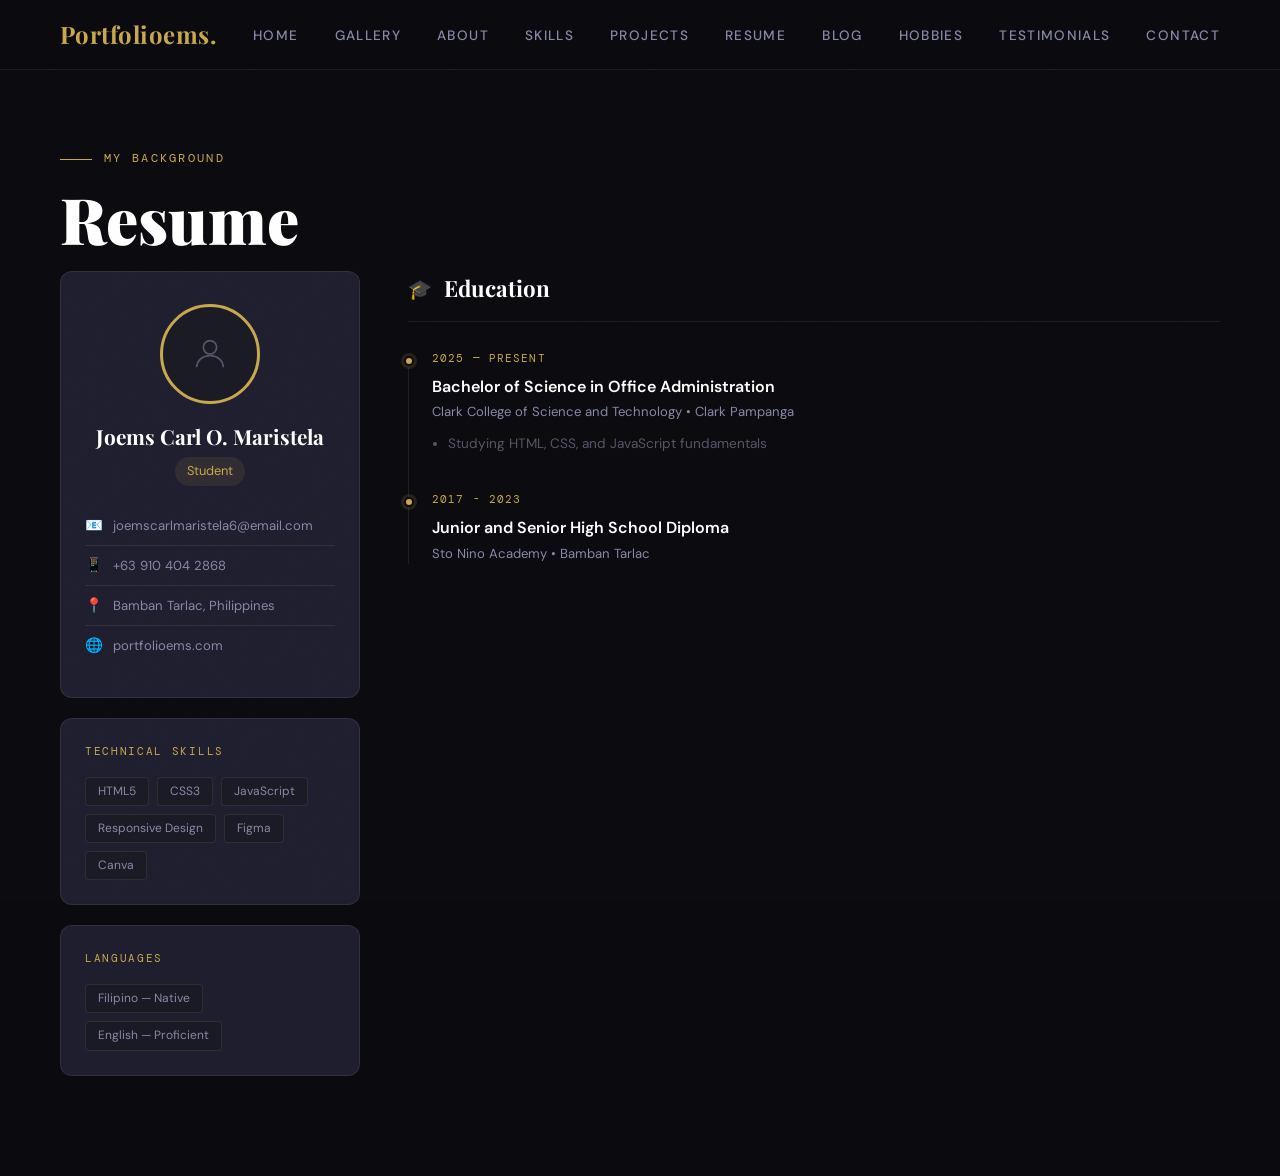
<file: resume.html>
<!DOCTYPE html>
<html lang="en">
<head>
  <meta charset="UTF-8">
  <meta name="viewport" content="width=device-width, initial-scale=1.0">
  <title>Resume — Joems</title>
  <link rel="stylesheet" href="style.css">
  <style>
    .resume-layout {
      display: grid;
      grid-template-columns: 300px 1fr;
      gap: 48px;
    }

    .resume-sidebar {
      position: sticky;
      top: calc(var(--nav-h) + 40px);
      height: fit-content;
    }

    .resume-profile {
      background: var(--surface);
      border: 1px solid var(--border);
      border-radius: 12px;
      padding: 32px 24px;
      text-align: center;
      margin-bottom: 20px;
    }

    .resume-avatar {
      width: 100px;
      height: 100px;
      border-radius: 50%;
      background: var(--bg3);
      border: 3px solid var(--accent);
      display: flex;
      align-items: center;
      justify-content: center;
      margin: 0 auto 16px;
      color: var(--text-muted);
    }

    .resume-name {
      font-family: 'Playfair Display', serif;
      font-size: 1.3rem;
      font-weight: 700;
      color: var(--white);
      margin-bottom: 4px;
    }

    .resume-role-tag {
      font-size: 0.8rem;
      color: var(--accent);
      background: rgba(201,168,76,0.1);
      padding: 4px 12px;
      border-radius: 100px;
      display: inline-block;
      margin-bottom: 20px;
    }

    .contact-list {
      list-style: none;
      text-align: left;
    }

    .contact-list li {
      display: flex;
      align-items: center;
      gap: 10px;
      padding: 8px 0;
      border-bottom: 1px solid var(--border);
      font-size: 0.82rem;
      color: var(--text-dim);
    }

    .contact-list li:last-child { border: none; }

    .contact-list .icon {
      font-size: 0.9rem;
      flex-shrink: 0;
    }

    .sidebar-section {
      background: var(--surface);
      border: 1px solid var(--border);
      border-radius: 12px;
      padding: 24px;
      margin-bottom: 20px;
    }

    .sidebar-title {
      font-family: 'DM Mono', monospace;
      font-size: 0.7rem;
      letter-spacing: 0.15em;
      text-transform: uppercase;
      color: var(--accent);
      margin-bottom: 16px;
    }

    .sidebar-tags {
      display: flex;
      flex-wrap: wrap;
      gap: 8px;
    }

    .sidebar-tag {
      padding: 4px 12px;
      background: var(--bg3);
      border: 1px solid var(--border);
      border-radius: 4px;
      font-size: 0.75rem;
      color: var(--text-dim);
    }

    .resume-section {
      margin-bottom: 48px;
    }

    .resume-section-title {
      display: flex;
      align-items: center;
      gap: 12px;
      font-family: 'Playfair Display', serif;
      font-size: 1.4rem;
      color: var(--white);
      margin-bottom: 28px;
      padding-bottom: 14px;
      border-bottom: 1px solid var(--border);
    }

    .resume-section-icon { font-size: 1.2rem; }

    .timeline {
      position: relative;
      padding-left: 24px;
    }

    .timeline::before {
      content: '';
      position: absolute;
      left: 0; top: 8px; bottom: 0;
      width: 1px;
      background: var(--border);
    }

    .timeline-item {
      position: relative;
      margin-bottom: 36px;
    }

    .timeline-dot {
      position: absolute;
      left: -28px; top: 6px;
      width: 10px; height: 10px;
      border-radius: 50%;
      background: var(--accent);
      border: 2px solid var(--bg);
      box-shadow: 0 0 0 3px rgba(201,168,76,0.15);
    }

    .timeline-period {
      font-family: 'DM Mono', monospace;
      font-size: 0.7rem;
      letter-spacing: 0.1em;
      color: var(--accent);
      text-transform: uppercase;
      margin-bottom: 6px;
    }

    .timeline-title {
      font-size: 1rem;
      font-weight: 600;
      color: var(--white);
      margin-bottom: 2px;
    }

    .timeline-place {
      font-size: 0.82rem;
      color: var(--text-dim);
      margin-bottom: 10px;
    }

    .timeline-desc {
      font-size: 0.85rem;
      color: var(--text-muted);
      line-height: 1.7;
    }

    .timeline-desc li { margin-bottom: 4px; }

    @media (max-width: 900px) {
      .resume-layout { grid-template-columns: 1fr; }
      .resume-sidebar { position: static; }
    }
  </style>
</head>
<body>

<nav>
  <a href="index.html" class="nav-logo">Portfolioems.</a>
  <ul class="nav-links">
    <li><a href="index.html">Home</a></li>
    <li><a href="gallery.html">Gallery</a></li>
    <li><a href="about.html">About</a></li>
    <li><a href="skills.html">Skills</a></li>
    <li><a href="projects.html">Projects</a></li>
    <li><a href="resume.html">Resume</a></li>
    <li><a href="blog.html">Blog</a></li>
    <li><a href="hobbies.html">Hobbies</a></li>
    <li><a href="testimonials.html">Testimonials</a></li>
    <li><a href="contact.html">Contact</a></li>
  </ul>
  <button class="hamburger"><span></span><span></span><span></span></button>
</nav>

<section id="resume">
  <div class="section-label">My Background</div>
  <h1 class="section-title">Resume</h1>

  <div class="resume-layout">

    <div class="resume-sidebar reveal">
      <div class="resume-profile">
        <div class="resume-avatar">
          <svg width="40" height="40" viewBox="0 0 24 24" fill="none" stroke="currentColor" stroke-width="1"><circle cx="12" cy="8" r="4"/><path d="M4 20c0-4 3.6-7 8-7s8 3 8 7"/></svg>
        </div>
        <div class="resume-name">Joems Carl O. Maristela</div>
        <div class="resume-role-tag">Student</div>
        <ul class="contact-list">
          <li><span class="icon">📧</span> joemscarlmaristela6@email.com</li>
          <li><span class="icon">📱</span> +63 910 404 2868</li>
          <li><span class="icon">📍</span> Bamban Tarlac, Philippines</li>
          <li><span class="icon">🌐</span> portfolioems.com</li>
        </ul>
      </div>

      <div class="sidebar-section">
        <div class="sidebar-title">Technical Skills</div>
        <div class="sidebar-tags">
          <span class="sidebar-tag">HTML5</span>
          <span class="sidebar-tag">CSS3</span>
          <span class="sidebar-tag">JavaScript</span>
          <span class="sidebar-tag">Responsive Design</span>
          <span class="sidebar-tag">Figma</span>
          <span class="sidebar-tag">Canva</span>
        </div>
      </div>

      <div class="sidebar-section">
        <div class="sidebar-title">Languages</div>
        <div class="sidebar-tags">
          <span class="sidebar-tag">Filipino — Native</span>
          <span class="sidebar-tag">English — Proficient</span>
        </div>
      </div>

    </div>

    <div class="resume-main reveal">

      <div class="resume-section">
        <h3 class="resume-section-title">
          <span class="resume-section-icon">🎓</span> Education
        </h3>
        <div class="timeline">
          <div class="timeline-item">
            <div class="timeline-dot"></div>
            <div class="timeline-period">2025 — Present</div>
            <div class="timeline-title">Bachelor of Science in Office Administration</div>
            <div class="timeline-place">Clark College of Science and Technology • Clark Pampanga</div>
            <ul class="timeline-desc" style="padding-left:16px;">
              <li>Studying HTML, CSS, and JavaScript fundamentals</li>
            </ul>
          </div>
          <div class="timeline-item">
            <div class="timeline-dot"></div>
            <div class="timeline-period">2017 - 2023</div>
            <div class="timeline-title">Junior and Senior High School Diploma</div>
            <div class="timeline-place">Sto Nino Academy • Bamban Tarlac</div>
            <ul class="timeline-desc" style="padding-left:16px;">
            </ul>
          </div>
        </div>
      </div>

    </div>
  </div>
</section>

<script src="main.js"></script>
</body>
</html>
</file>
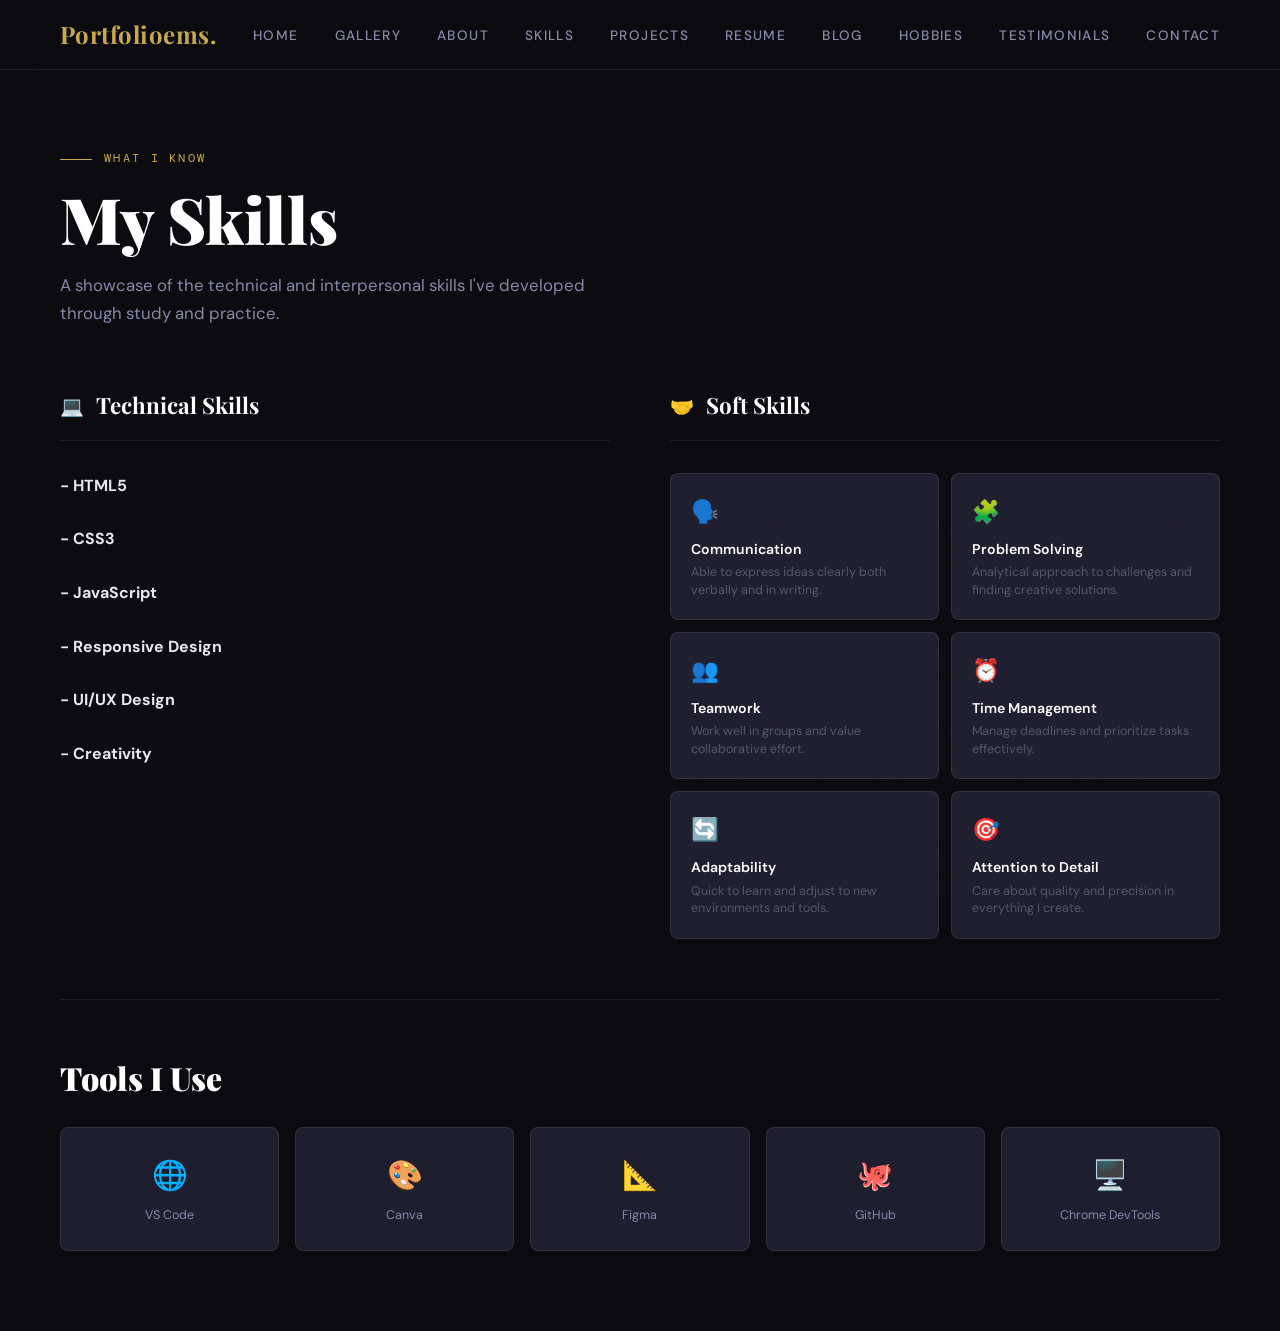
<file: skills.html>
<!DOCTYPE html>
<html lang="en">
<head>
  <meta charset="UTF-8">
  <meta name="viewport" content="width=device-width, initial-scale=1.0">
  <title>Skills — Joems</title>
  <link rel="stylesheet" href="style.css">
  <style>
    .skills-layout {
      display: grid;
      grid-template-columns: 1fr 1fr;
      gap: 60px;
    }

    .skills-block-title {
      font-family: 'Playfair Display', serif;
      font-size: 1.4rem;
      color: var(--white);
      margin-bottom: 32px;
      padding-bottom: 16px;
      border-bottom: 1px solid var(--border);
      display: flex;
      align-items: center;
      gap: 12px;
    }

    .skills-block-title span {
      font-size: 1.2rem;
    }

    .skill-item {
      margin-bottom: 28px;
    }

    .skill-header {
      display: flex;
      justify-content: space-between;
      align-items: center;
      margin-bottom: 10px;
    }

    .skill-name {
      font-size: 1rem;
      font-weight: 700;
      color: var(--text);
    }

    .tag-cloud {
      display: flex;
      flex-wrap: wrap;
      gap: 10px;
      margin-top: 32px;
    }

    .skill-tag {
      padding: 8px 18px;
      background: var(--surface);
      border: 1px solid var(--border);
      border-radius: 100px;
      font-size: 0.8rem;
      color: var(--text-dim);
      transition: all 0.2s;
      cursor: default;
    }

    .skill-tag:hover {
      border-color: var(--accent);
      color: var(--accent);
      background: rgba(201,168,76,0.05);
    }

    .skill-tag.accent {
      background: rgba(201,168,76,0.1);
      border-color: rgba(201,168,76,0.3);
      color: var(--accent);
    }

    .soft-skills-grid {
      display: grid;
      grid-template-columns: 1fr 1fr;
      gap: 12px;
      margin-top: 32px;
    }

    .soft-card {
      padding: 20px;
      background: var(--surface);
      border: 1px solid var(--border);
      border-radius: 8px;
      transition: all 0.3s;
    }

    .soft-card:hover {
      border-color: rgba(201,168,76,0.3);
      transform: translateY(-2px);
    }

    .soft-icon { font-size: 1.4rem; margin-bottom: 8px; display: block; }
    .soft-name { font-size: 0.88rem; font-weight: 600; color: var(--white); margin-bottom: 4px; }
    .soft-desc { font-size: 0.78rem; color: var(--text-muted); line-height: 1.4; }

    .tools-section {
      margin-top: 60px;
      padding-top: 60px;
      border-top: 1px solid var(--border);
    }

    .tools-grid {
      display: grid;
      grid-template-columns: repeat(5, 1fr);
      gap: 16px;
      margin-top: 32px;
    }

    .tool-item {
      padding: 24px 16px;
      background: var(--surface);
      border: 1px solid var(--border);
      border-radius: 8px;
      text-align: center;
      transition: all 0.3s;
    }

    .tool-item:hover {
      border-color: rgba(201,168,76,0.3);
      transform: translateY(-4px);
    }

    .tool-icon { font-size: 1.8rem; display: block; margin-bottom: 8px; }
    .tool-name { font-size: 0.78rem; color: var(--text-dim); }

    @media (max-width: 768px) {
      .skills-layout { grid-template-columns: 1fr; gap: 40px; }
      .soft-skills-grid { grid-template-columns: 1fr; }
      .tools-grid { grid-template-columns: repeat(3, 1fr); }
    }
  </style>
</head>
<body>

<nav>
  <a href="index.html" class="nav-logo">Portfolioems.</a>
  <ul class="nav-links">
    <li><a href="index.html">Home</a></li>
    <li><a href="gallery.html">Gallery</a></li>
    <li><a href="about.html">About</a></li>
    <li><a href="skills.html">Skills</a></li>
    <li><a href="projects.html">Projects</a></li>
    <li><a href="resume.html">Resume</a></li>
    <li><a href="blog.html">Blog</a></li>
    <li><a href="hobbies.html">Hobbies</a></li>
    <li><a href="testimonials.html">Testimonials</a></li>
    <li><a href="contact.html">Contact</a></li>
  </ul>
  <button class="hamburger"><span></span><span></span><span></span></button>
</nav>

<section id="skills">
  <div class="section-label">What I Know</div>
  <h1 class="section-title">My Skills</h1>
  <p class="section-subtitle">A showcase of the technical and interpersonal skills I've developed through study and practice.</p>

  <div class="skills-section skills-layout">

    <div class="skills-block reveal">
      <h3 class="skills-block-title"><span>💻</span> Technical Skills</h3>

      <div class="skill-item">
        <div class="skill-header">
          <span class="skill-name">- HTML5</span>
        </div>
      </div>

      <div class="skill-item">
        <div class="skill-header">
          <span class="skill-name">- CSS3</span>
        </div>
      </div>

      <div class="skill-item">
        <div class="skill-header">
          <span class="skill-name">- JavaScript</span>
        </div>
      </div>

      <div class="skill-item">
        <div class="skill-header">
          <span class="skill-name">- Responsive Design</span>
        </div>
      </div>

      <div class="skill-item">
        <div class="skill-header">
          <span class="skill-name">- UI/UX Design</span>
        </div>
      </div>

      <div class="skill-item">
        <div class="skill-header">
          <span class="skill-name">- Creativity</span>
        </div>
      </div>
    </div>

    <div class="skills-block reveal">
      <h3 class="skills-block-title"><span>🤝</span> Soft Skills</h3>

      <div class="soft-skills-grid">
        <div class="soft-card">
          <span class="soft-icon">🗣️</span>
          <div class="soft-name">Communication</div>
          <div class="soft-desc">Able to express ideas clearly both verbally and in writing.</div>
        </div>
        <div class="soft-card">
          <span class="soft-icon">🧩</span>
          <div class="soft-name">Problem Solving</div>
          <div class="soft-desc">Analytical approach to challenges and finding creative solutions.</div>
        </div>
        <div class="soft-card">
          <span class="soft-icon">👥</span>
          <div class="soft-name">Teamwork</div>
          <div class="soft-desc">Work well in groups and value collaborative effort.</div>
        </div>
        <div class="soft-card">
          <span class="soft-icon">⏰</span>
          <div class="soft-name">Time Management</div>
          <div class="soft-desc">Manage deadlines and prioritize tasks effectively.</div>
        </div>
        <div class="soft-card">
          <span class="soft-icon">🔄</span>
          <div class="soft-name">Adaptability</div>
          <div class="soft-desc">Quick to learn and adjust to new environments and tools.</div>
        </div>
        <div class="soft-card">
          <span class="soft-icon">🎯</span>
          <div class="soft-name">Attention to Detail</div>
          <div class="soft-desc">Care about quality and precision in everything I create.</div>
        </div>
      </div>
    </div>
  </div>

  <div class="tools-section reveal">
    <h3 class="section-title" style="font-size:2rem;">Tools I Use</h3>
    <div class="tools-grid">
      <div class="tool-item">
        <span class="tool-icon">🌐</span>
        <div class="tool-name">VS Code</div>
      </div>
      <div class="tool-item">
        <span class="tool-icon">🎨</span>
        <div class="tool-name">Canva</div>
      </div>
      <div class="tool-item">
        <span class="tool-icon">📐</span>
        <div class="tool-name">Figma</div>
      </div>
      <div class="tool-item">
        <span class="tool-icon">🐙</span>
        <div class="tool-name">GitHub</div>
      </div>
      <div class="tool-item">
        <span class="tool-icon">🖥️</span>
        <div class="tool-name">Chrome DevTools</div>
      </div>
    </div>
  </div>
</section>

<script src="main.js"></script>
</body>
</html>
</file>
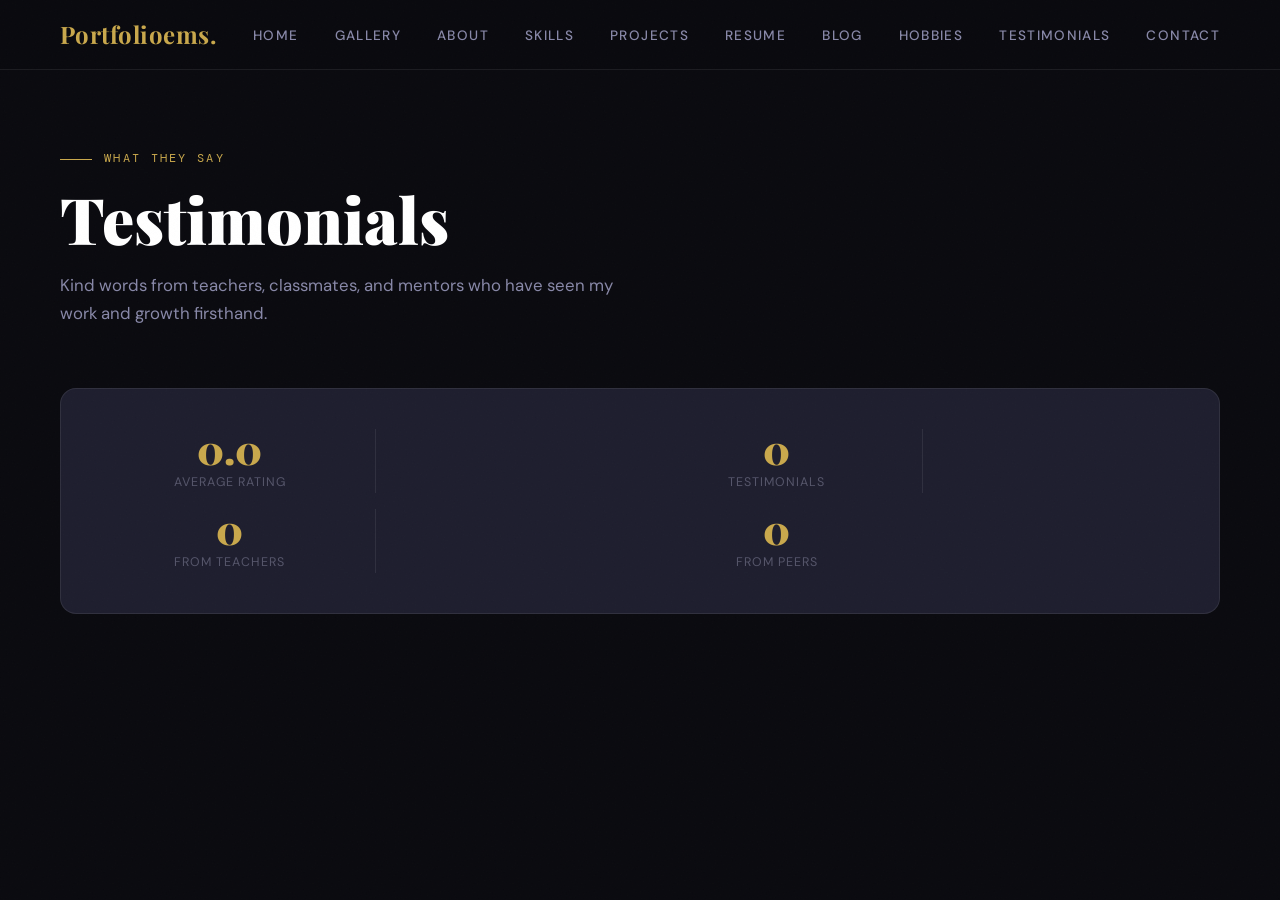
<file: testimonials.html>
<!DOCTYPE html>
<html lang="en">
<head>
  <meta charset="UTF-8">
  <meta name="viewport" content="width=device-width, initial-scale=1.0">
  <title>Testimonials — Joems</title>
  <link rel="stylesheet" href="style.css">
  <style>
    .testimonials-grid {
      display: grid;
      grid-template-columns: repeat(2, 1fr);
      gap: 24px;
    }

    .testimonial-card {
      background: var(--surface);
      border: 1px solid var(--border);
      border-radius: 16px;
      padding: 40px 36px;
      transition: all 0.3s;
      position: relative;
    }

    .testimonial-card:hover {
      border-color: rgba(201,168,76,0.25);
      transform: translateY(-4px);
      box-shadow: 0 20px 50px rgba(0,0,0,0.4);
    }

    .testimonial-card.featured {
      grid-column: span 2;
      background: linear-gradient(135deg, var(--bg3), var(--surface));
      border-color: rgba(201,168,76,0.2);
    }

    .quote-mark {
      font-family: 'Playfair Display', serif;
      font-size: 5rem;
      color: var(--accent);
      opacity: 0.2;
      line-height: 1;
      position: absolute;
      top: 20px; left: 32px;
    }

    .testimonial-text {
      font-family: 'Playfair Display', serif;
      font-style: italic;
      font-size: 1.05rem;
      color: var(--text);
      line-height: 1.8;
      margin-bottom: 32px;
      position: relative;
      z-index: 1;
      padding-top: 24px;
    }

    .testimonial-card.featured .testimonial-text {
      font-size: 1.25rem;
    }

    .testimonial-author {
      display: flex;
      align-items: center;
      gap: 14px;
    }

    .author-avatar {
      width: 48px; height: 48px;
      border-radius: 50%;
      background: var(--bg3);
      border: 2px solid var(--border);
      display: flex;
      align-items: center;
      justify-content: center;
      flex-shrink: 0;
      font-size: 0.8rem;
      font-weight: 700;
      color: var(--accent);
      font-family: 'Playfair Display', serif;
    }

    .author-name {
      font-weight: 600;
      font-size: 0.95rem;
      color: var(--white);
      margin-bottom: 2px;
    }

    .author-role {
      font-size: 0.78rem;
      color: var(--text-muted);
    }

    .stars {
      position: absolute;
      top: 32px; right: 32px;
      display: flex;
      gap: 3px;
    }

    .star { color: var(--accent); font-size: 0.9rem; }

    .relationship-tag {
      display: inline-block;
      font-family: 'DM Mono', monospace;
      font-size: 0.65rem;
      text-transform: uppercase;
      letter-spacing: 0.1em;
      padding: 3px 10px;
      background: rgba(201,168,76,0.1);
      border: 1px solid rgba(201,168,76,0.2);
      border-radius: 100px;
      color: var(--accent);
      margin-top: 6px;
      display: block;
    }

    .trust-banner {
      display: grid;
      grid-template-columns: repeat(4, 1fr);
      gap: 16px;
      margin-bottom: 60px;
      padding: 40px;
      background: var(--surface);
      border: 1px solid var(--border);
      border-radius: 16px;
      text-align: center;
    }

    .trust-num {
      font-family: 'Playfair Display', serif;
      font-size: 2.5rem;
      font-weight: 900;
      color: var(--accent);
      line-height: 1;
      margin-bottom: 4px;
    }

    .trust-label {
      font-size: 0.78rem;
      color: var(--text-muted);
      text-transform: uppercase;
      letter-spacing: 0.08em;
    }

    .trust-divider {
      width: 1px;
      background: var(--border);
    }

    @media (max-width: 768px) {
      .testimonials-grid { grid-template-columns: 1fr; }
      .testimonial-card.featured { grid-column: 1; }
      .trust-banner { grid-template-columns: repeat(2, 1fr); }
      .trust-divider { display: none; }
    }
  </style>
</head>
<body>

<nav>
  <a href="index.html" class="nav-logo">Portfolioems.</a>
  <ul class="nav-links">
    <li><a href="index.html">Home</a></li>
    <li><a href="gallery.html">Gallery</a></li>
    <li><a href="about.html">About</a></li>
    <li><a href="skills.html">Skills</a></li>
    <li><a href="projects.html">Projects</a></li>
    <li><a href="resume.html">Resume</a></li>
    <li><a href="blog.html">Blog</a></li>
    <li><a href="hobbies.html">Hobbies</a></li>
    <li><a href="testimonials.html">Testimonials</a></li>
    <li><a href="contact.html">Contact</a></li>
  </ul>
  <button class="hamburger"><span></span><span></span><span></span></button>
</nav>

<section id="testimonials">
  <div class="section-label">What They Say</div>
  <h1 class="section-title">Testimonials</h1>
  <p class="section-subtitle">Kind words from teachers, classmates, and mentors who have seen my work and growth firsthand.</p>

  <div class="trust-banner reveal">
    <div class="trust-item">
      <div class="trust-num">0.0</div>
      <div class="trust-label">Average Rating</div>
    </div>
    <div class="trust-divider"></div>
    <div class="trust-item">
      <div class="trust-num">0</div>
      <div class="trust-label">Testimonials</div>
    </div>
    <div class="trust-divider"></div>
    <div class="trust-item">
      <div class="trust-num">0</div>
      <div class="trust-label">From Teachers</div>
    </div>
    <div class="trust-divider"></div>
    <div class="trust-item">
      <div class="trust-num">0</div>
      <div class="trust-label">From Peers</div>
    </div>
  </div>

</section>

<script src="main.js"></script>
</body>
</html>
</file>
<file: style.css>
@import url('https://fonts.googleapis.com/css2?family=Playfair+Display:ital,wght@0,400;0,700;0,900;1,400&family=DM+Sans:wght@300;400;500&family=DM+Mono:wght@400;500&display=swap');

:root {
  --bg: #0a0a0f;
  --bg2: #111118;
  --bg3: #1a1a24;
  --surface: #1e1e2e;
  --border: rgba(255,255,255,0.08);
  --accent: #c9a84c;
  --accent2: #e8c97a;
  --text: #e8e8f0;
  --text-dim: #8888a8;
  --text-muted: #55556a;
  --white: #ffffff;
  --radius: 4px;
  --nav-h: 70px;
}

*, *::before, *::after { box-sizing: border-box; margin: 0; padding: 0; }

html { scroll-behavior: smooth; font-size: 16px; }

body {
  font-family: 'DM Sans', sans-serif;
  background: var(--bg);
  color: var(--text);
  line-height: 1.6;
  overflow-x: hidden;
}

::-webkit-scrollbar { width: 4px; }
::-webkit-scrollbar-track { background: var(--bg); }
::-webkit-scrollbar-thumb { background: var(--accent); border-radius: 2px; }

nav {
  position: fixed;
  top: 0; left: 0; right: 0;
  height: var(--nav-h);
  z-index: 100;
  display: flex;
  align-items: center;
  justify-content: space-between;
  padding: 0 60px;
  background: rgba(10,10,15,0.85);
  backdrop-filter: blur(20px);
  border-bottom: 1px solid var(--border);
  transition: all 0.3s;
}

.nav-logo {
  font-family: 'Playfair Display', serif;
  font-size: 1.5rem;
  font-weight: 700;
  color: var(--accent);
  text-decoration: none;
  letter-spacing: 0.02em;
}

.nav-links {
  display: flex;
  gap: 36px;
  list-style: none;
}

.nav-links a {
  color: var(--text-dim);
  text-decoration: none;
  font-size: 0.85rem;
  font-weight: 500;
  letter-spacing: 0.1em;
  text-transform: uppercase;
  transition: color 0.2s;
  position: relative;
}

.nav-links a::after {
  content: '';
  position: absolute;
  bottom: -4px; left: 0; right: 0;
  height: 1px;
  background: var(--accent);
  transform: scaleX(0);
  transition: transform 0.2s;
}

.nav-links a:hover { color: var(--accent); }
.nav-links a:hover::after { transform: scaleX(1); }

.hamburger {
  display: none;
  flex-direction: column;
  gap: 5px;
  cursor: pointer;
  background: none;
  border: none;
  padding: 4px;
}

.hamburger span {
  display: block;
  width: 24px;
  height: 2px;
  background: var(--text);
  border-radius: 1px;
  transition: all 0.3s;
}

section {
  min-height: 100vh;
  padding: calc(var(--nav-h) + 80px) 60px 80px;
}

.section-label {
  font-family: 'DM Mono', monospace;
  font-size: 0.72rem;
  letter-spacing: 0.2em;
  text-transform: uppercase;
  color: var(--accent);
  margin-bottom: 16px;
  display: flex;
  align-items: center;
  gap: 12px;
}

.section-label::before {
  content: '';
  display: block;
  width: 32px;
  height: 1px;
  background: var(--accent);
}

.section-title {
  font-family: 'Playfair Display', serif;
  font-size: clamp(2.5rem, 5vw, 4rem);
  font-weight: 900;
  line-height: 1.1;
  color: var(--white);
  margin-bottom: 16px;
}

.section-subtitle {
  color: var(--text-dim);
  font-size: 1.05rem;
  max-width: 560px;
  line-height: 1.7;
  margin-bottom: 60px;
}

.btn {
  display: inline-flex;
  align-items: center;
  gap: 10px;
  padding: 14px 32px;
  border-radius: var(--radius);
  font-family: 'DM Sans', sans-serif;
  font-size: 0.85rem;
  font-weight: 500;
  letter-spacing: 0.08em;
  text-transform: uppercase;
  text-decoration: none;
  cursor: pointer;
  transition: all 0.25s;
  border: none;
}

.btn-primary {
  background: var(--accent);
  color: var(--bg);
}

.btn-primary:hover {
  background: var(--accent2);
  transform: translateY(-2px);
  box-shadow: 0 8px 32px rgba(201,168,76,0.3);
}

.btn-outline {
  background: transparent;
  color: var(--accent);
  border: 1px solid var(--accent);
}

.btn-outline:hover {
  background: rgba(201,168,76,0.08);
  transform: translateY(-2px);
}

.divider {
  height: 1px;
  background: var(--border);
  margin: 80px 0;
}

.card {
  background: var(--surface);
  border: 1px solid var(--border);
  border-radius: 8px;
  padding: 32px;
  transition: all 0.3s;
}

.card:hover {
  border-color: rgba(201,168,76,0.3);
  transform: translateY(-4px);
  box-shadow: 0 16px 48px rgba(0,0,0,0.4);
}

.grid-2 { display: grid; grid-template-columns: repeat(2, 1fr); gap: 24px; }
.grid-3 { display: grid; grid-template-columns: repeat(3, 1fr); gap: 24px; }

@keyframes fadeUp {
  from { opacity: 0; transform: translateY(30px); }
  to { opacity: 1; transform: translateY(0); }
}

@keyframes fadeIn {
  from { opacity: 0; }
  to { opacity: 1; }
}

@keyframes shimmer {
  0% { background-position: -200% 0; }
  100% { background-position: 200% 0; }
}

.animate { animation: fadeUp 0.7s ease both; }
.delay-1 { animation-delay: 0.1s; }
.delay-2 { animation-delay: 0.2s; }
.delay-3 { animation-delay: 0.3s; }
.delay-4 { animation-delay: 0.4s; }

body::before {
  content: '';
  position: fixed;
  inset: 0;
  background-image: url("data:image/svg+xml,%3Csvg viewBox='0 0 200 200' xmlns='http://www.w3.org/2000/svg'%3E%3Cfilter id='noise'%3E%3CfeTurbulence type='fractalNoise' baseFrequency='0.65' numOctaves='3' stitchTiles='stitch'/%3E%3C/filter%3E%3Crect width='100%25' height='100%25' filter='url(%23noise)' opacity='0.04'/%3E%3C/svg%3E");
  background-size: 200px;
  pointer-events: none;
  z-index: 1000;
  opacity: 0.5;
}

@media (max-width: 768px) {
  nav { padding: 0 24px; }
  section { padding: calc(var(--nav-h) + 48px) 24px 60px; }
  .nav-links { display: none; position: fixed; top: var(--nav-h); left: 0; right: 0; background: var(--bg2); flex-direction: column; gap: 0; padding: 16px 0; border-bottom: 1px solid var(--border); }
  .nav-links.open { display: flex; }
  .nav-links li a { display: block; padding: 14px 24px; }
  .hamburger { display: flex; }
  .grid-2, .grid-3 { grid-template-columns: 1fr; }
}
</file>
